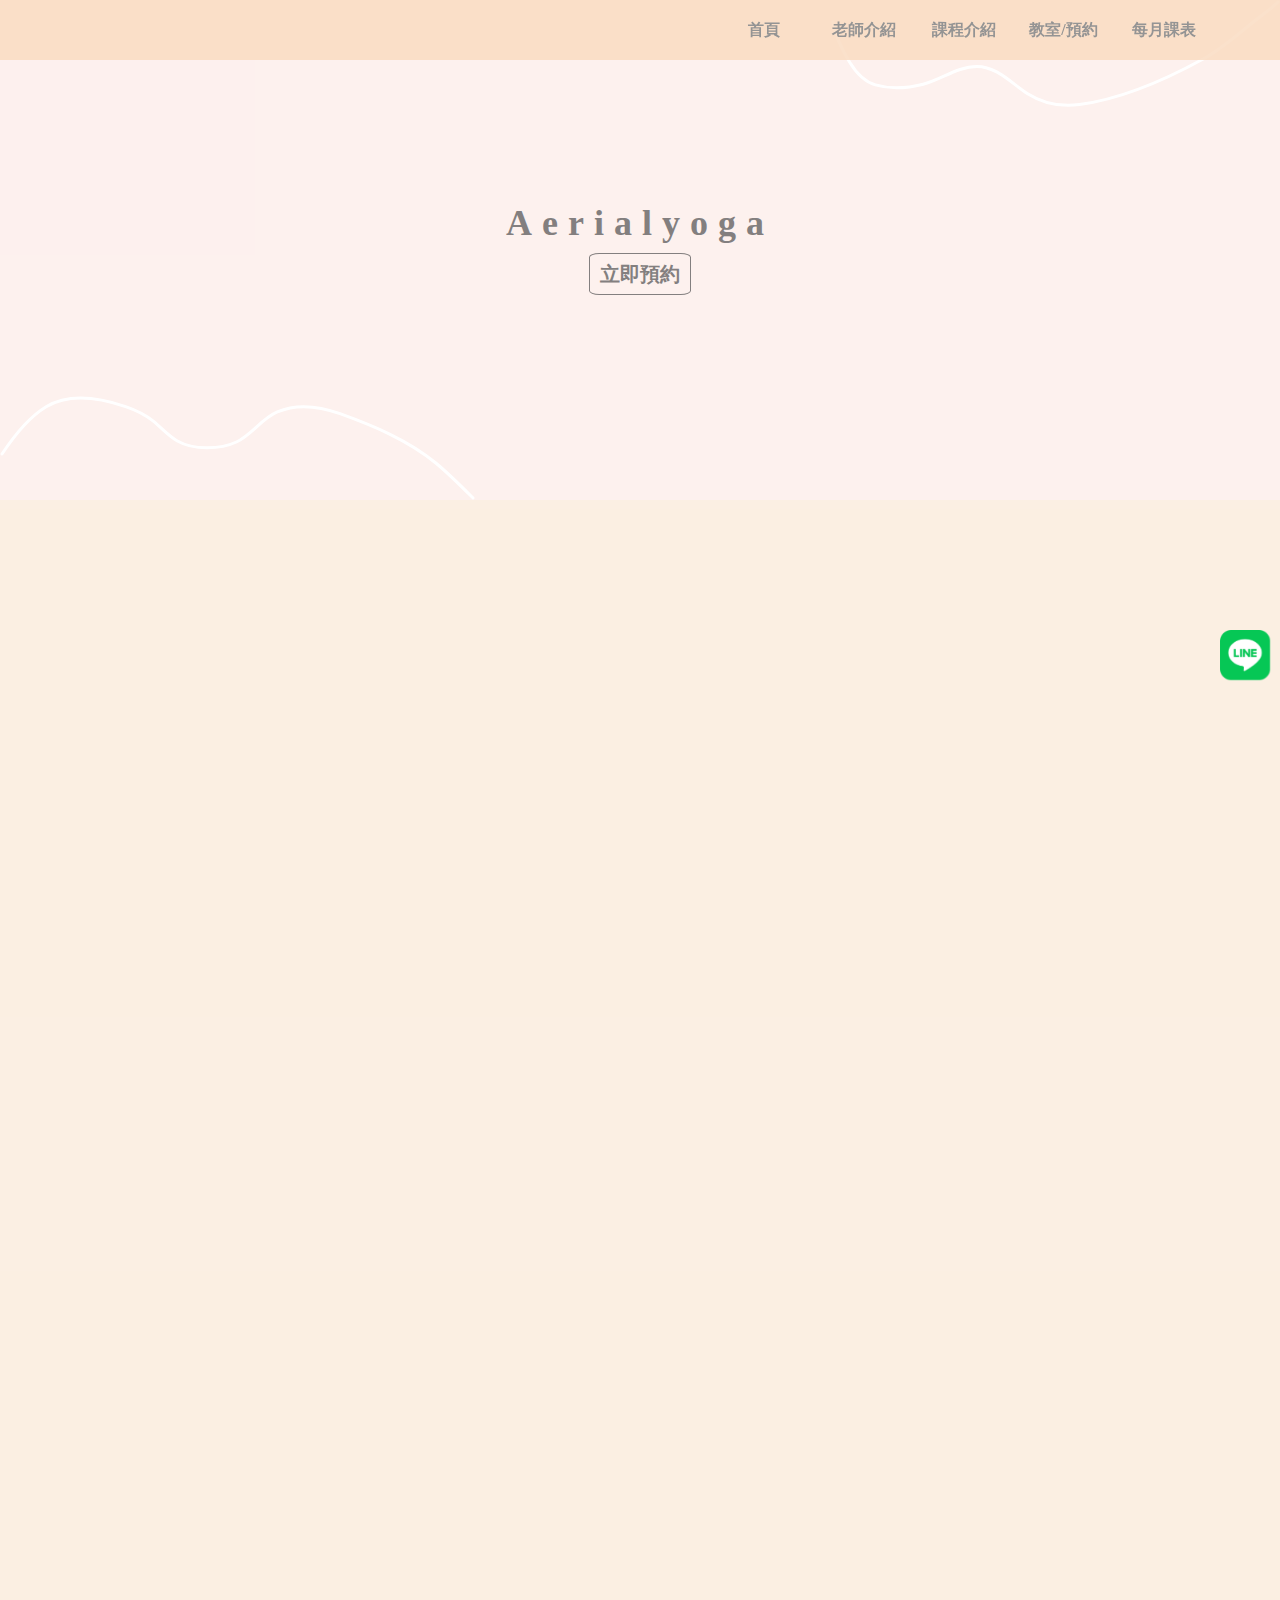
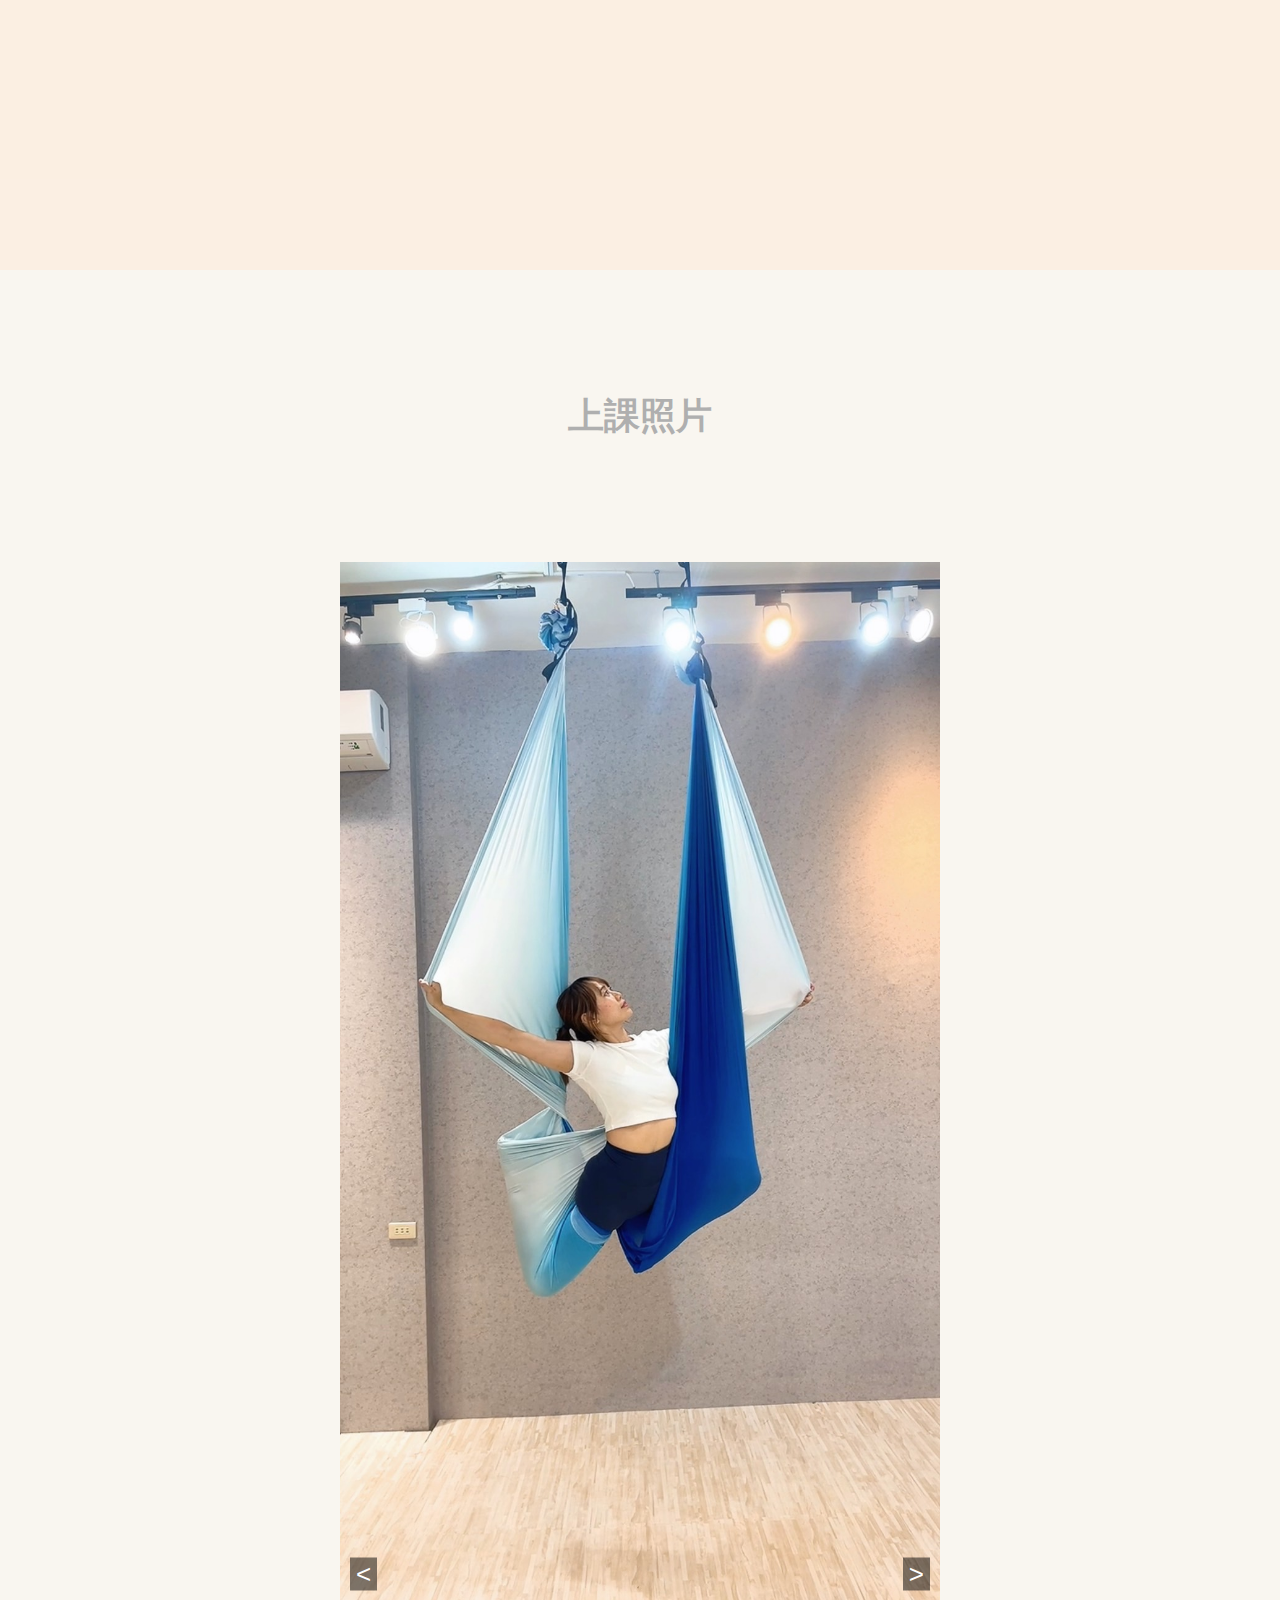
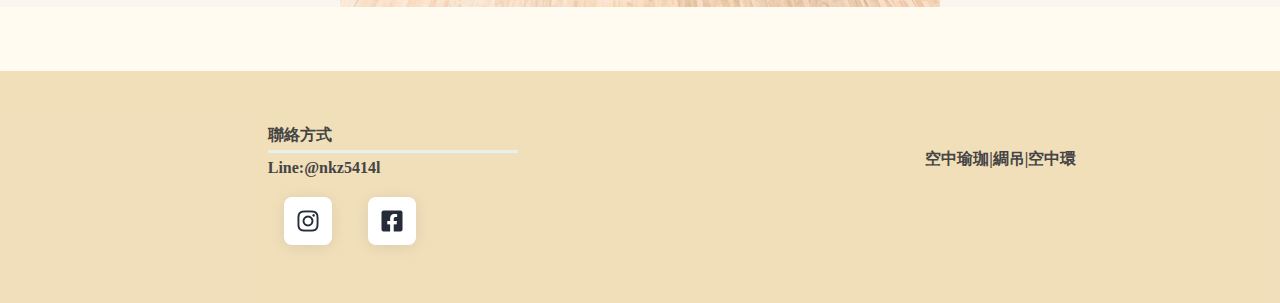
<file: index.html>
<!DOCTYPE html>
<html lang="en">
<head>
    <meta charset="UTF-8">
    <meta name="viewport" content="width=device-width, initial-scale=1.0">
    <title>Aerial Yoga</title>
    <link rel="stylesheet" href="css/index.css">
    <link rel="stylesheet" href="css/cssreset.css">
    <link rel="stylesheet" href="https://unpkg.com/aos@next/dist/aos.css" />
    <script src="https://unpkg.com/aos@next/dist/aos.js"></script>
   
    
   
    <link rel="stylesheet" href="css/w390.css">
</head>
<body style="overflow-x: hidden;">

    <div class="head">
        <div class="desktop">
            
        <ul class="">
            <li class=""><a href="https://hanhanarialyoga.com/" >首頁</a></li>
            <li class=""><a href="https://hanhanarialyoga.com/teacher.html" >老師介紹</a></li>
            <li class=""> <a href="https://hanhanarialyoga.com/course.html">課程介紹</a></li>
            <li class=""><a href="https://hanhanarialyoga.com/classroom.html">教室/預約</a></li>
            <li class=""><a href="https://hanhanarialyoga.com/curriculum.html">每月課表</a></li>
        </ul>
    </div> 
        <div class="headTitle">
            
            <h1>
            Aerialyoga
            </h1>
            <a href="https://hanhanarialyoga.com/classroom.html">立即預約</a>
        
            <svg width="475" height="104" viewBox="0 0 475 104" fill="none" xmlns="http://www.w3.org/2000/svg" class="wave1  mobile">
                <path d="M2 58C13.4716 40.6287 28.1688 21.6178 46.1667 10.7222C69.5489 -3.43294 101.36 2.31698 125.611 10.5556C135.886 14.046 144.874 18.2339 153.333 25.1111C161.425 31.6892 168.218 39.7787 177.389 45C193.504 54.1751 219.929 53.7457 236.389 46C252.004 38.6519 261.282 22.7603 277.333 15.8889C297.677 7.17953 319.817 10.3931 340 17.6667C373.412 29.7075 408.18 44.2851 435.778 67C448.924 77.8204 460.974 89.974 473 102" stroke="white" stroke-width="3" stroke-linecap="round"/>
                </svg>
                
                <svg width="449" height="107" viewBox="0 0 449 107" fill="none" xmlns="http://www.w3.org/2000/svg" class="wave2">
                    <path d="M2 22C4.32142 36.2187 11.199 50.0242 18.6667 62.1667C25.0498 72.5457 32.2299 81.2995 44.4444 84.8889C59.7695 89.3923 76.9219 88.1048 92.1667 84.2222C110.318 79.5995 126.681 66.4444 145.944 66.4444C165.832 66.4444 181.059 83.7826 196.667 93.7222C213.043 104.151 229.169 107.087 248.444 104.556C291.667 98.879 334.357 79.765 372.222 59C393.564 47.2967 410.485 30.7301 429.778 16.2222C435.72 11.754 441.793 7.20694 447 2" stroke="white" stroke-width="3" stroke-linecap="round"/>
                    </svg>
                    
        </div>
    

         <div class="headerham">
            <input type="checkbox" id="toggler">
            <label for="toggler">
                <div class="hamburger-container">
                    <span></span>
                    <span></span>
                </div>
            </label>
            <div class="nav-items">
                <ul>
                    <li class=""><a href="https://hanhanarialyoga.com/" >首頁</a></li>
                    <li class=""><a href="https://hanhanarialyoga.com/teacher.html">老師介紹</a></li>
                    <li class=""><a href="https://hanhanarialyoga.com/course.html">課程介紹</a></li>
                    <li class=""><a href="https://hanhanarialyoga.com/classroom.html">教室/預約</a></li>
                    <li class=""><a href="https://hanhanarialyoga.com/curriculum.html">每月課表</a></li>
                </ul>
            </div>
        </div>
    </div>
    <div class="curve"></div>
    
    <div class="container">
        <div class="content fade-in">
            
            <h2>Enjoy the harmony of mind, body, and spirit.<br> Experience holistic healing through aerial yoga.</h2>
            <h3>享受身心靈的和諧 ｜感受空中瑜珈帶來的身心靈療癒</h3>
            <svg width="475" height="104" viewBox="0 0 475 104" fill="none" xmlns="http://www.w3.org/2000/svg" class="wave1 mobile">
                <path d="M2 58C13.4716 40.6287 28.1688 21.6178 46.1667 10.7222C69.5489 -3.43294 101.36 2.31698 125.611 10.5556C135.886 14.046 144.874 18.2339 153.333 25.1111C161.425 31.6892 168.218 39.7787 177.389 45C193.504 54.1751 219.929 53.7457 236.389 46C252.004 38.6519 261.282 22.7603 277.333 15.8889C297.677 7.17953 319.817 10.3931 340 17.6667C373.412 29.7075 408.18 44.2851 435.778 67C448.924 77.8204 460.974 89.974 473 102" stroke="white" stroke-width="3" stroke-linecap="round"/>
                </svg>
        </div>

       

        <div class="intro fade-in">
            <h1>藉由空中運動與自己身體好好的對話
                讓一天的疲勞和煩惱順勢將它遺忘掉
                在空中裡盡情當個屬於自己的小光芒
                用力感受力與美的結合
                跟著我們一起在空中展現出最美的樣子吧!</h1>
            <img src="img/classroom.jpg" alt="" class="introImg desktop">
        </div>

        

       

      
        
        </div>
        <div class="conversation">
            <div class="box1" data-aos="zoom-in">
                <div class="conversationImg">
                <img src="img/small.jpg" alt="">
                <h1>這瑜珈課程真棒，幫助我找回內心的平靜。</h1>
                <h3>學員:美美</h3>
            </div>
            </div>
            <div class="box1" data-aos="zoom-in">
                <div class="conversationImg">
                    <img src="img/small.jpg" alt="">
                    <h1>我身體變得更加柔韌，感覺全新的自己。</h1>
                    <h3>學員:丞林</h3>
                </div>
            </div>
            <div class="box1" data-aos="zoom-in">
                <div class="conversationImg">
                    <img src="img/small.jpg" alt="">
                    <h1>我再也不能沒有瑜珈，它改變了我的生活。</h1>
                    <h3>學員:林誠</h3>
                </div>
            </div>
        </div>
      <div class="attendClass">
        <h1 class="photo">上課照片</h1>
            <div class="carousel">
                <div class="carousel-inner">
                    <img src="img/S__1720342_0.jpg" alt="">
                    <img src="img/S__1720341_0.jpg" alt="">
                    <img src="img/S__1720343_0.jpg" alt="">
                </div>
                <button class="carousel-control prev">&lt;</button>
                <button class="carousel-control next">&gt;</button>
            </div>
        </div>
        </div>
       
        
    </div>
    <div class="Line">
        <a href="line://ti/p/@nkz5414l"><img src="img/LINE_APP_iOS.png" alt=""></a>
    </div>
    <div class="footer">
        <div class="connection">
            <h1>聯絡方式</h1>    
            <div class="footerLine"> </div> 
            <h1>Line:@nkz5414l</h1>
            <a href="https://www.instagram.com/the_o._show_aerial?igsh=MW9kcGUyazJlZmhwYw=="><img src="img/InstagramIcon.png" alt=""></a>
            <a href="https://www.facebook.com/chihhan.shih"><img src="img/FacebookIcon.png" alt=""></a>
        </div>
        <div class="list">
            <h3>空中瑜珈|綢吊|空中環</h3>
        </div>
    </div>
    <script>
        AOS.init({
            duration:800,
        });
      </script>
    <script src="js/carousel.js"></script>
</body>
</html>
</file>
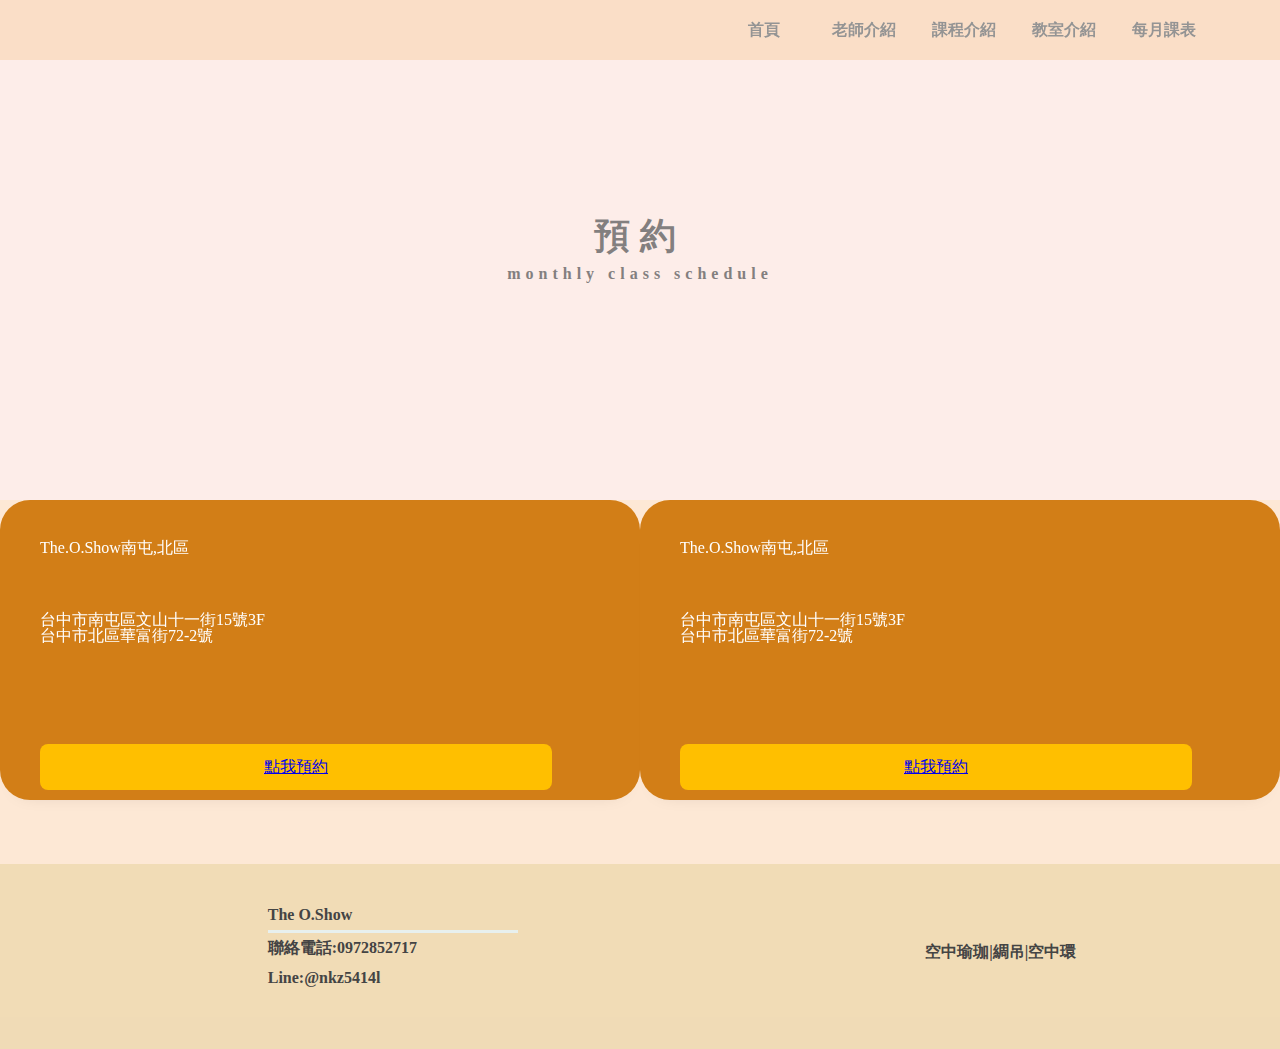
<file: book.html>
<!DOCTYPE html>
<html lang="en">
<head>
    <meta charset="UTF-8">
    <meta name="viewport" content="width=device-width, initial-scale=1.0">
    <title>Aerial Yoga|預約</title>
    <link rel="stylesheet" href="css/cssreset.css">
    <link rel="stylesheet" href="css/book.css">
    <link rel="stylesheet" href="css/wU390.css">
    <link rel="stylesheet" href="https://unpkg.com/aos@next/dist/aos.css" />
    <script src="https://unpkg.com/aos@next/dist/aos.js"></script>
</head>
<body style="overflow-x: hidden;">
    <div class="head">
        <div class="desktop">
            
        <ul class="">
            <li class=""><a href="https://hanhanarialyoga.com/" >首頁</a></li>
            <li class=""><a href="https://hanhanarialyoga.com/teacher.html" >老師介紹</a></li>
            <li class=""> <a href="https://hanhanarialyoga.com/course.html">課程介紹</a></li>
            <li class=""><a href="https://hanhanarialyoga.com/classroom.html">教室介紹</a></li>
            <li class=""><a href="https://hanhanarialyoga.com/curriculum.html">每月課表</a></li>
        </ul>
    </div> 
        
        <div class="headTitle">
            <h1>預約</h1>
            <h2>monthly class schedule</h2>
        </div>

         <div class="headerham">
            <input type="checkbox" id="toggler">
            <label for="toggler">
                <div class="hamburger-container">
                    <span></span>
                    <span></span>
                </div>
            </label>
            <div class="nav-items">
                <ul>
                    <li class=""><a href="https://hanhanarialyoga.com/" >首頁</a></li>
                    <li class="mobile"><a href="https://hanhanarialyoga.com/teacher.html">老師介紹</a></li>
                    <li class="mobile"><a href="https://hanhanarialyoga.com/course.html">課程介紹</a></li>
                    <li class="mobile"><a href="https://hanhanarialyoga.com/classroom.html">教室介紹</a></li>
                    <li class="mobile"><a href="https://hanhanarialyoga.com/curriculum.html">每月課表</a></li>
                </ul>
            </div>
        </div>
    </div>


    <div class="container" data-aos="fade-up"
    data-aos-duration="1000">
       <div class="box1">
        <h1>The.O.Show南屯,北區</h1>
        <div class="location">
        <h2>台中市南屯區文山十一街15號3F</h2>
        <h2>台中市北區華富街72-2號</h2>
    </div>
    <div class="bookBtn">
        <a href="https://www.fit-book.com.tw/theoshow/68?date=2024-08-08">點我預約</a>
    </div>
       </div>
       <div class="box1">
        <h1>The.O.Show南屯,北區</h1>
        <div class="location">
        <h2>台中市南屯區文山十一街15號3F</h2>
        <h2>台中市北區華富街72-2號</h2>
    </div>
    <div class="bookBtn">
        <a href="#">點我預約</a>
    </div>
       </div>
       
    
    
    </div>
    
    
    <div class="footer">
        <div class="connection">
            <h1>The O.Show</h1>    
            <div class="footerLine"> </div>
            <h1>聯絡電話:0972852717</h1>
            <h1>Line:@nkz5414l</h1>
        </div>
        <div class="list">
            <h3>空中瑜珈|綢吊|空中環</h3>
        </div>
    </div>
    <script>
        AOS.init({
            duration:800,
        });
      </script>
      </body>
</html>
</file>
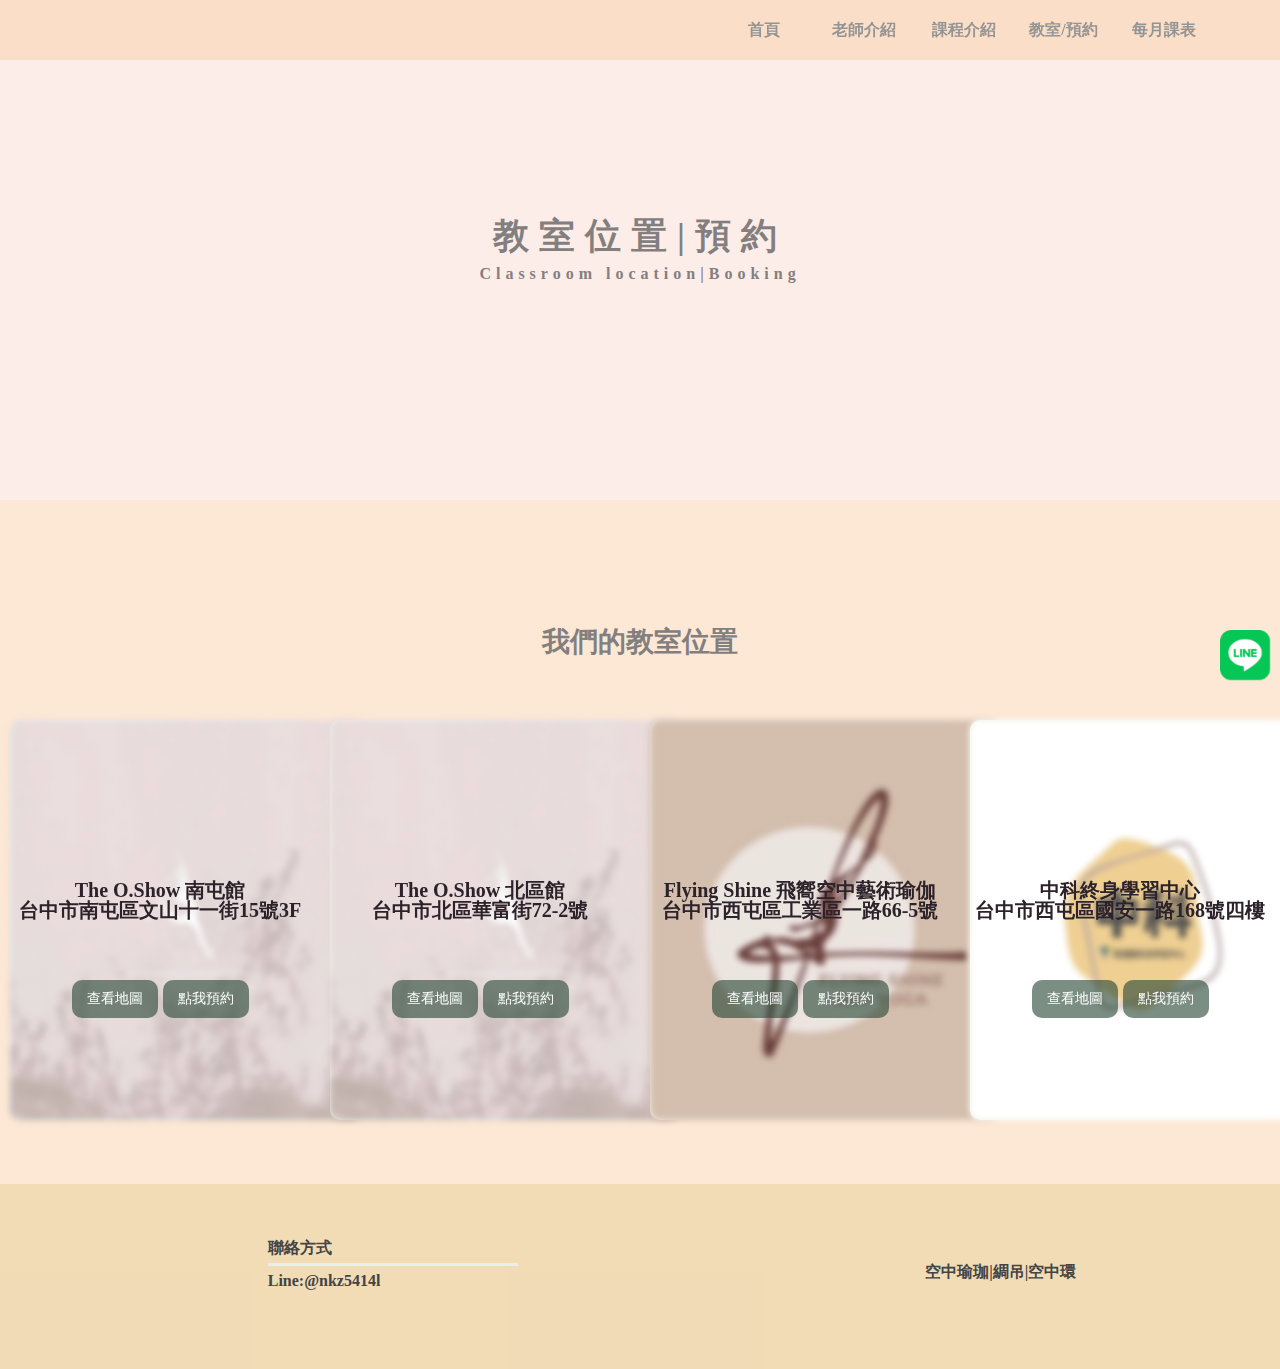
<file: classroom.html>
<!DOCTYPE html>
<html lang="en">
<head>
    <meta charset="UTF-8">
    <meta name="viewport" content="width=device-width, initial-scale=1.0">
    <title>Aerial Yoga|教室介紹|預約</title>
    <link rel="stylesheet" href="css/cssreset.css">
    <link rel="stylesheet" href="css/classroom.css">
    <link rel="stylesheet" href="css/wR390.css">
    <link rel="stylesheet" href="https://unpkg.com/aos@next/dist/aos.css" />
    <script src="https://unpkg.com/aos@next/dist/aos.js"></script>
</head>
<body style="overflow-x: hidden; ">

    <div class="head">
        <div class="desktop">
            
        <ul class="">
            <li class=""><a href="https://hanhanarialyoga.com/" >首頁</a></li>
            <li class=""><a href="https://hanhanarialyoga.com/teacher.html" >老師介紹</a></li>
            <li class=""> <a href="https://hanhanarialyoga.com/course.html">課程介紹</a></li>
            <li class=""><a href="https://hanhanarialyoga.com/classroom.html">教室/預約</a></li>
            <li class=""><a href="https://hanhanarialyoga.com/curriculum.html">每月課表</a></li>
        </ul>
    </div> 
        
        <div class="headTitle">
            <h1>教室位置|預約</h1>
            <h2>Classroom location|Booking</h2>
        </div>

         <div class="headerham">
            <input type="checkbox" id="toggler">
            <label for="toggler">
                <div class="hamburger-container">
                    <span></span>
                    <span></span>
                </div>
            </label>
            <div class="nav-items">
                <ul>
                    <li class=""><a href="https://hanhanarialyoga.com/" >首頁</a></li>
                    <li class="mobile"><a href="https://hanhanarialyoga.com/teacher.html">老師介紹</a></li>
                    <li class="mobile"><a href="https://hanhanarialyoga.com/course.html">課程介紹</a></li>
                    <li class=""><a href="https://hanhanarialyoga.com/classroom.html">教室/預約</a></li>
                    <li class="mobile"><a href="https://hanhanarialyoga.com/curriculum.html">每月課表</a></li>
                </ul>
            </div>
        </div>
        </div>

        <div class="section">
            <h2>我們的教室位置</h2>
            <div class="locations">
                <div class="card" data-aos="fade-up"
                data-aos-duration="1000">
                    <div class="cardImg">
                        <img src="img/Logo.jpg" alt="" >
                    </div>
                    <div class="cardDis">
                    <h3>The O.Show 南屯館 </h3>
                    <p>台中市南屯區文山十一街15號3F</p>
                    <a href="https://www.google.com/maps/place/408%E5%8F%B0%E4%B8%AD%E5%B8%82%E5%8D%97%E5%B1%AF%E5%8D%80%E6%96%87%E5%B1%B1%E5%8D%81%E4%B8%80%E8%A1%9715%E8%99%9F3f/@24.1533976,120.6146089,17z/data=!3m1!4b1!4m5!3m4!1s0x34693e7501cd28d5:0x1d0673ddf59a1101!8m2!3d24.1533976!4d120.6171892?entry=ttu" target="_blank"><button>查看地圖</button></a>
                    <a href="https://www.fit-book.com.tw/theoshow/68?date=2024-08-08" target="_blank"><button>點我預約</button></a>
                </div>
                </div>
                <div class="card" data-aos="fade-up"
                data-aos-duration="1000">
                    <div class="cardImg">
                        <img src="img/Logo.jpg" alt="">
                    </div>
                    <div class="cardDis">
                    <h3>The O.Show 北區館</h3>
                    <p>台中市北區華富街72-2號</p>
                    <a href="https://maps.app.goo.gl/3afdrABvzTYb1wg19" target="_blank"><button>查看地圖</button></a>
                    <a href="https://www.fit-book.com.tw/theoshow/68?date=2024-08-08" target="_blank"><button>點我預約</button></a>
                    </div>
                </div>
                <div class="card" data-aos="fade-down"
                data-aos-easing="linear"
                data-aos-duration="1000">
                    <div class="cardImg">
                        <img src="img/Flying Shine.jpg" alt="">
                    </div>
                    <div class="cardDis">
                    <h3>Flying Shine 飛嚮空中藝術瑜伽</h3>
                    <p>台中市西屯區工業區一路66-5號</p>
                    <a href="https://www.google.com/maps/place/407%E5%8F%B0%E4%B8%AD%E5%B8%82%E8%A5%BF%E5%B1%AF%E5%8D%80%E5%B7%A5%E6%A5%AD%E5%8D%80%E4%B8%80%E8%B7%AF66-5%E8%99%9F/data=!4m2!3m1!1s0x346915ff52896573:0xa75a69f1b5399a96?sa=X&ved=1t:242&ictx=111" target="_blank"><button> 查看地圖</button></a>
                    <a href="https://ec.bookfastpos.com/eMXRX2bnvo/" target="_blank"><button>點我預約</button></a>
                </div>
                </div>
                <div class="card" data-aos="fade-down"
                data-aos-easing="linear"
                data-aos-duration="1000"> 
                    <div class="cardImg">
                        <img src="img/chung.jpg" alt="">
                    </div>
                    <div class="cardDis">
                    <h3>中科終身學習中心</h3>
                    <p>台中市西屯區國安一路168號四樓</p>
                    <a href="https://www.google.com/maps/place/407%E5%8F%B0%E4%B8%AD%E5%B8%82%E8%A5%BF%E5%B1%AF%E5%8D%80%E5%9C%8B%E5%AE%89%E4%B8%80%E8%B7%AF168%E8%99%9F/@24.1921753,120.6104805,18z/data=!3m1!4b1!4m6!3m5!1s0x34693df17e00c615:0xc1c3e2fa10ab7ef3!8m2!3d24.1921753!4d120.6117706!16s%2Fg%2F11c22vy8tg?entry=ttu" target="_blank"><button> 查看地圖</button></a>
                    <a href="https://www.cyccea.org.tw/IISystem/Portal/blue/" target="_blank"><button>點我預約</button></a>
                </div>
                </div>
            </div>
    </div>
    <div class="Line">
        <a href="line://ti/p/@nkz5414l"><img src="img/LINE_APP_iOS.png" alt=""></a>
    </div>
    <div class="footer">
        <div class="connection">
            <h1>聯絡方式</h1>    
            <div class="footerLine"> </div>
            <h1>Line:@nkz5414l</h1>
        </div>
        <div class="list">
            <h3>空中瑜珈|綢吊|空中環</h3>
        </div>
    </div>
    <script src="js/classroom.js"></script>
    <script>
        AOS.init({
            duration:800,
        });
      </script>
</html>
</file>
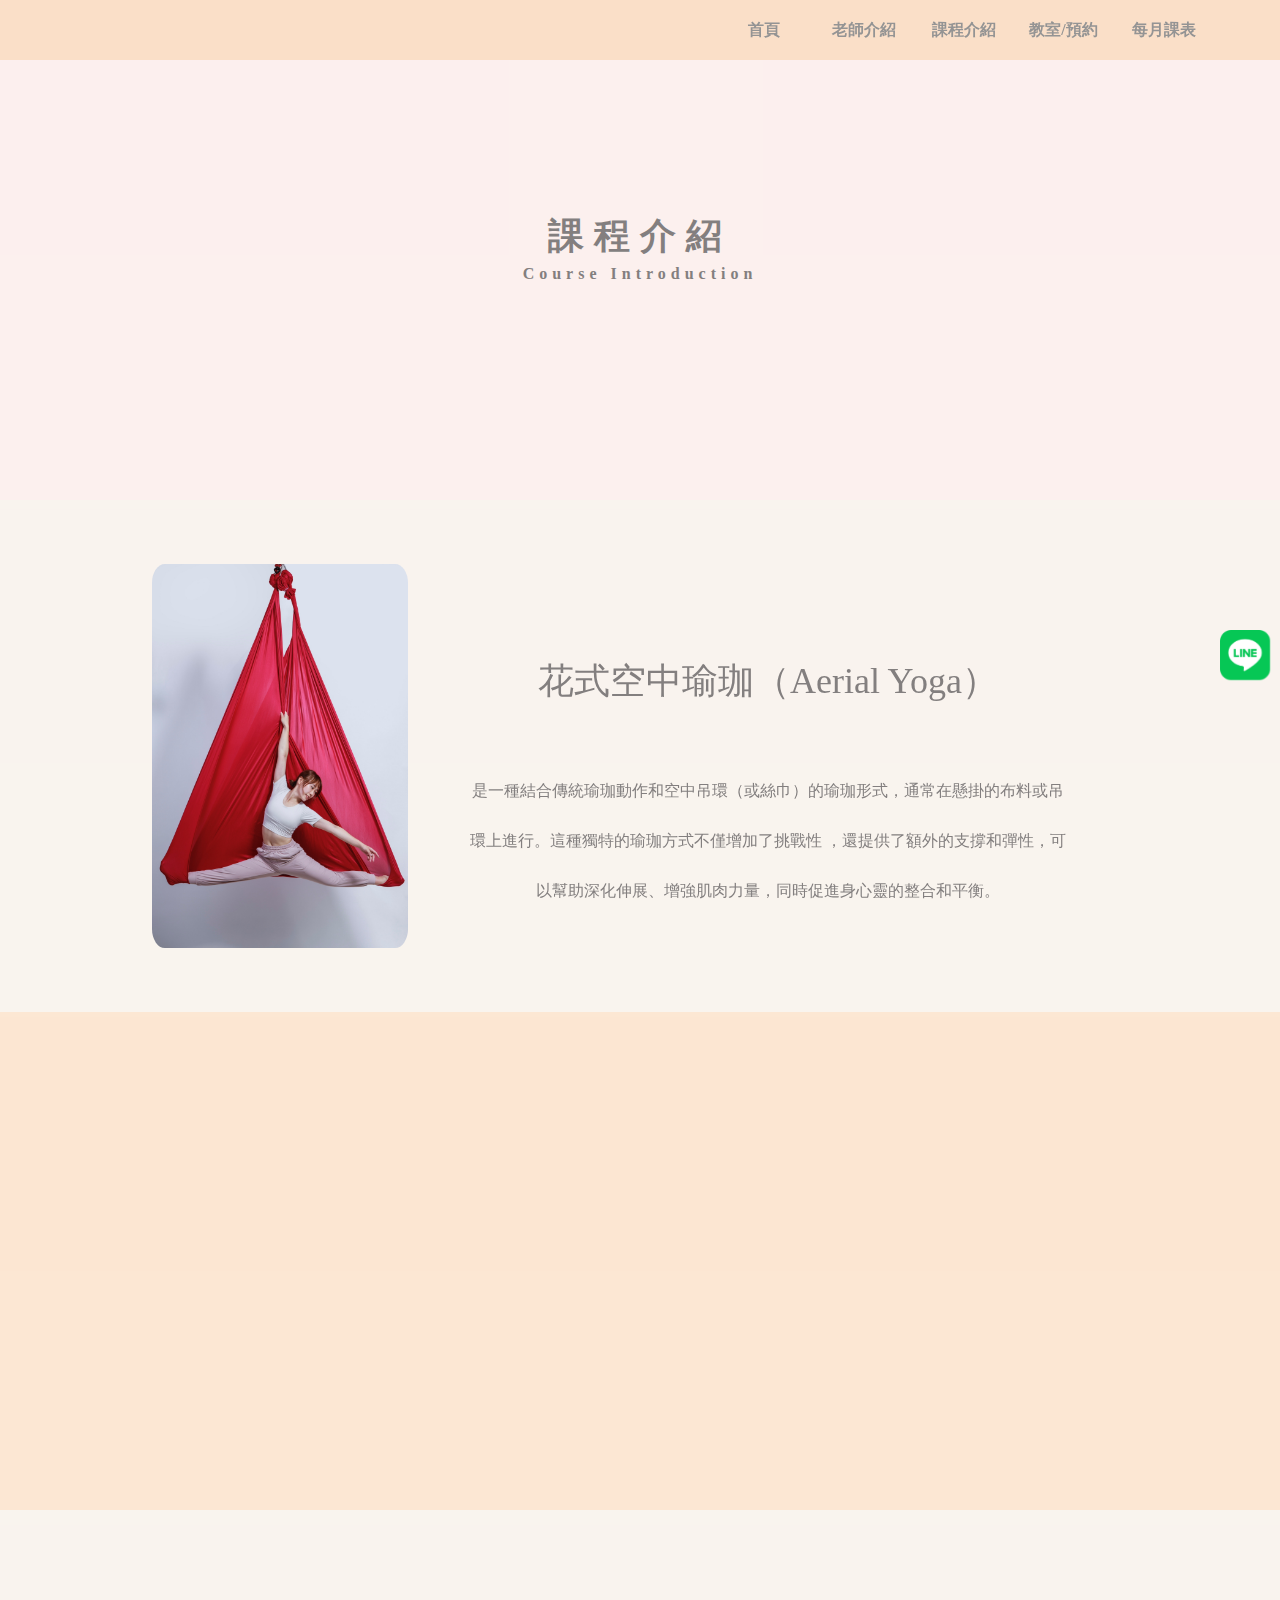
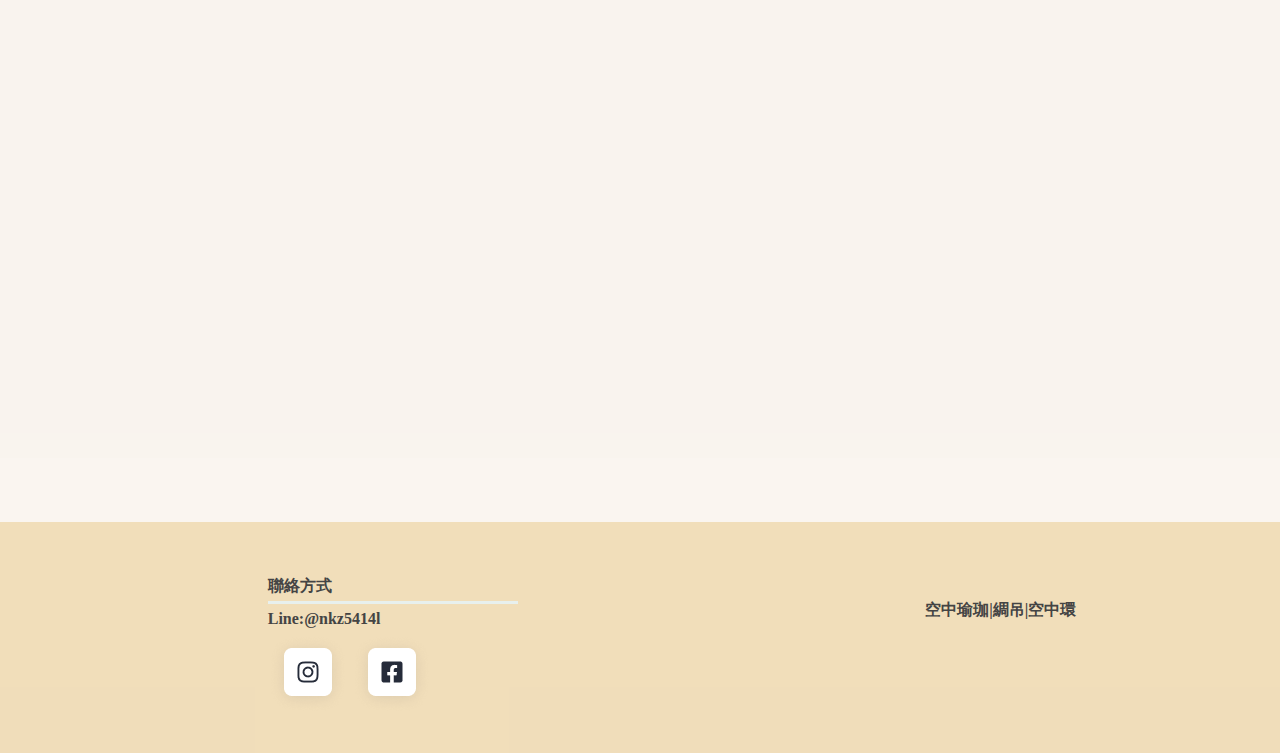
<file: course.html>
<!DOCTYPE html>
<html lang="en">
<head>
    <meta charset="UTF-8">
    <meta name="viewport" content="width=device-width, initial-scale=1.0">
    <title>Aerial Yoga|課程介紹</title>
    <link rel="stylesheet" href="css/cssreset.css">
    <link rel="stylesheet" href="css/course.css">
    <link rel="stylesheet" href="css/wC390.css">
    <link rel="stylesheet" href="https://unpkg.com/aos@next/dist/aos.css" />
    <script src="https://unpkg.com/aos@next/dist/aos.js"></script>
   
</head>

<body style="overflow-x: hidden; ">

    <div class="head">
        <div class="desktop">
            
        <ul class="">
            <li class=""><a href="https://hanhanarialyoga.com/" >首頁</a></li>
            <li class=""><a href="https://hanhanarialyoga.com/teacher.html" >老師介紹</a></li>
            <li class=""> <a href="https://hanhanarialyoga.com/course.html">課程介紹</a></li>
            <li class=""><a href="https://hanhanarialyoga.com/classroom.html">教室/預約</a></li>
            <li class=""><a href="https://hanhanarialyoga.com/curriculum.html">每月課表</a></li>
        </ul>
    </div> 
        
        <div class="headTitle">
            <h1>課程介紹</h1>
            <h2>Course Introduction</h2>
        </div>

         <div class="headerham">
            <input type="checkbox" id="toggler">
            <label for="toggler">
                <div class="hamburger-container">
                    <span></span>
                    <span></span>
                </div>
            </label>
            <div class="nav-items">
                <ul>
                    <li class=""><a href="https://hanhanarialyoga.com/" >首頁</a></li>
                    <li class="mobile"><a href="https://hanhanarialyoga.com/teacher.html">老師介紹</a></li>
                    <li class="mobile"><a href="https://hanhanarialyoga.com/course.html">課程介紹</a></li>
                    <li class=""><a href="https://hanhanarialyoga.com/classroom.html">教室/預約</a></li>
                    <li class="mobile"><a href="https://hanhanarialyoga.com/curriculum.html">每月課表</a></li>
                </ul>
            </div>
        </div>
    </div>
    <div class="container">
        <div class="courseOne" >
            <img src="img/tomato.jpg" alt="" data-aos="fade-right">
            <div class="courseOneText">
            <h1 data-aos="fade-left">花式空中瑜珈（Aerial Yoga）</h1>
            <h2 data-aos="fade-left"> 是一種結合傳統瑜珈動作和空中吊環（或絲巾）的瑜珈形式，通常在懸掛的布料或吊環上進行。這種獨特的瑜珈方式不僅增加了挑戰性
                ，還提供了額外的支撐和彈性，可以幫助深化伸展、增強肌肉力量，同時促進身心靈的整合和平衡。</h2>
            </div>
        </div>

        <div class="courseTwo">
            <img src="img/Aerial Hoop.jpg" alt="" data-aos="fade-left" >
            <div class="courseTwoText">
            <h1 data-aos="fade-right">空中環（Aerial Hoop）</h1>
            <h2 data-aos="fade-right">也被稱為空中鋼圈或空中懸環，是一種懸吊在空中的圓形金屬裝置，通常用於表演藝術和健身訓練。進行各種動作和技巧，從而增強核心肌群、上肢力量和全身的柔韌性。具有挑戰性和美學價值的表演藝術工具，也是一種有效的健身方式，能夠全面提升身體的功能和健康狀態。</h2>
            </div>
        </div>

        <div class="courseThree">
            <img src="img/Aerial Silks.jpg" alt="" data-aos="fade-right">
            <div class="courseThreeText">
            <h1 data-aos="fade-left">空中綢吊（Aerial Silks）</h1>
            <h2 data-aos="fade-left">也稱為空中絲綢或空中布料，是一種由兩條懸掛的長布料組成的表演藝術和健身訓練工具。在空中綢吊上進行的動作需要良好的身體控制力和力量，同時也能夠促進身體的靈活性和柔軟性。需要高度的專注力和平衡感，有助於放鬆身心、減輕壓力，並增強身體和心理的連接，也是一種多功能的健身訓練方式，能夠提升身體的功能和促進身心健康的練習工具。</h2>
            </div>
        </div>

    </div>
    <div class="Line">
        <a href="line://ti/p/@nkz5414l"><img src="img/LINE_APP_iOS.png" alt=""></a>
    </div>
    <div class="footer">
        <div class="connection">
            <h1>聯絡方式</h1>    
            <div class="footerLine"> </div>
            <h1>Line:@nkz5414l</h1>
            <a href="https://www.instagram.com/the_o._show_aerial?igsh=MW9kcGUyazJlZmhwYw=="><img src="img/InstagramIcon.png" alt=""></a>
            <a href="https://www.facebook.com/chihhan.shih"><img src="img/FacebookIcon.png" alt=""></a>
        </div>
        <div class="list">
            <h3>空中瑜珈|綢吊|空中環</h3>
        </div>
    </div>


    <script>
        AOS.init({
            duration:800,
        });
      </script>
    </body>
    
</html>
</file>
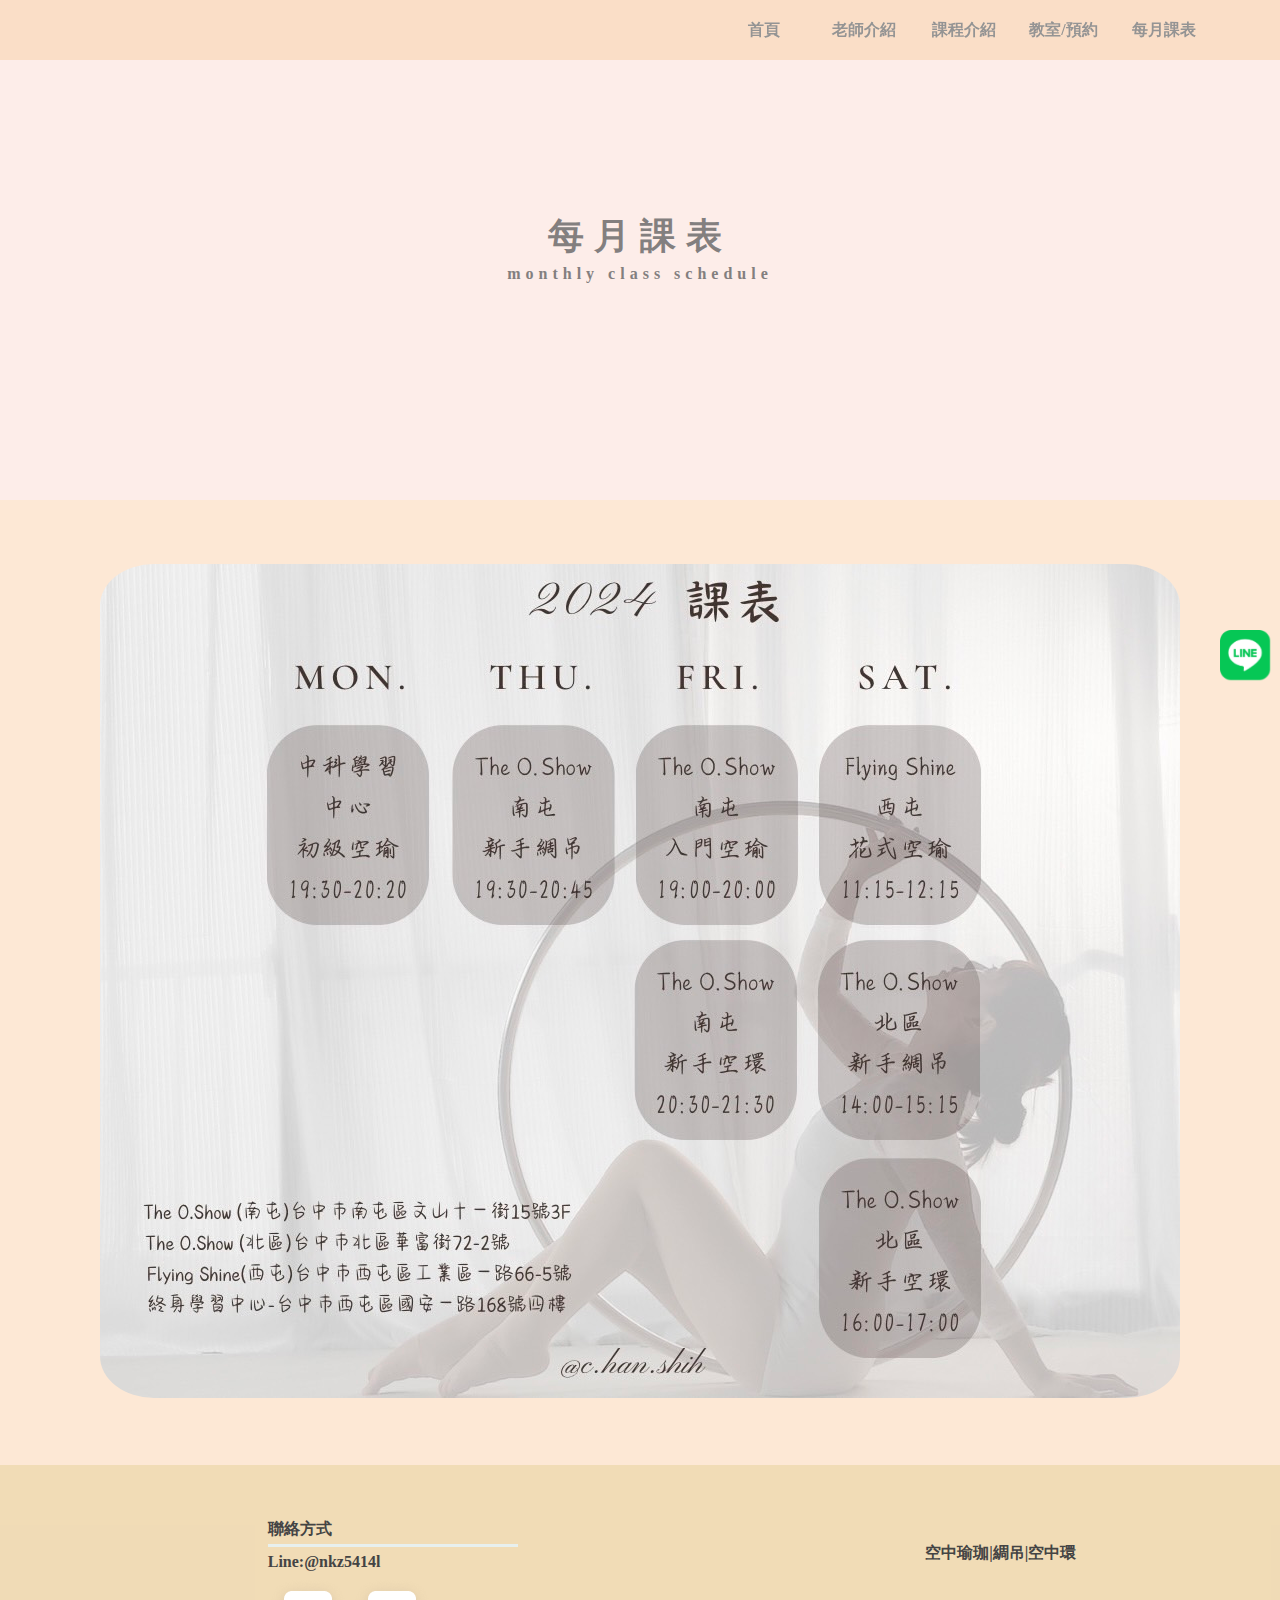
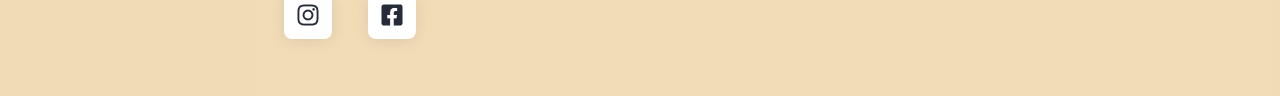
<file: curriculum.html>
<!DOCTYPE html>
<html lang="en">
<head>
    <meta charset="UTF-8">
    <meta name="viewport" content="width=device-width, initial-scale=1.0">
    <title>Aerial Yoga|每月課表</title>
    <link rel="stylesheet" href="css/cssreset.css">
    <link rel="stylesheet" href="css/curricylum.css">
    <link rel="stylesheet" href="css/wU390.css">
    <link rel="stylesheet" href="https://unpkg.com/aos@next/dist/aos.css" />
    <script src="https://unpkg.com/aos@next/dist/aos.js"></script>
</head>
<body style="overflow-x: hidden;">
    <div class="head">
        <div class="desktop">
            
        <ul class="">
            <li class=""><a href="https://hanhanarialyoga.com/" >首頁</a></li>
            <li class=""><a href="https://hanhanarialyoga.com/teacher.html" >老師介紹</a></li>
            <li class=""> <a href="https://hanhanarialyoga.com/course.html">課程介紹</a></li>
            <li class=""><a href="https://hanhanarialyoga.com/classroom.html">教室/預約</a></li>
            <li class=""><a href="https://hanhanarialyoga.com/curriculum.html">每月課表</a></li>
        </ul>
    </div> 
        
        <div class="headTitle">
            <h1>每月課表</h1>
            <h2>monthly class schedule</h2>
        </div>

         <div class="headerham">
            <input type="checkbox" id="toggler">
            <label for="toggler">
                <div class="hamburger-container">
                    <span></span>
                    <span></span>
                </div>
            </label>
            <div class="nav-items">
                <ul>
                    <li class=""><a href="https://hanhanarialyoga.com/" >首頁</a></li>
                    <li class="mobile"><a href="https://hanhanarialyoga.com/teacher.html">老師介紹</a></li>
                    <li class="mobile"><a href="https://hanhanarialyoga.com/course.html">課程介紹</a></li>
                    <li class=""><a href="https://hanhanarialyoga.com/classroom.html">教室/預約</a></li>
                    <li class="mobile"><a href="https://hanhanarialyoga.com/curriculum.html">每月課表</a></li>
                </ul>
            </div>
        </div>
    </div>


    <div class="container" data-aos="fade-up"
    data-aos-duration="1000">
        <img src="img/8.jpg" alt="">
    </div>
    <div class="Line">
        <a href="line://ti/p/@nkz5414l"><img src="img/LINE_APP_iOS.png" alt=""></a>
    </div>
    <div class="footer">
        <div class="connection">
            <h1>聯絡方式</h1>    
            <div class="footerLine"> </div>
            <h1>Line:@nkz5414l</h1>
            <a href="https://www.instagram.com/the_o._show_aerial?igsh=MW9kcGUyazJlZmhwYw=="><img src="img/InstagramIcon.png" alt=""></a>
            <a href="https://www.facebook.com/chihhan.shih"><img src="img/FacebookIcon.png" alt=""></a>
        </div>
        <div class="list">
            <h3>空中瑜珈|綢吊|空中環</h3>
        </div>
    </div>
    <script>
        AOS.init({
            duration:800,
        });
      </script>
      </body>
</html>
</file>
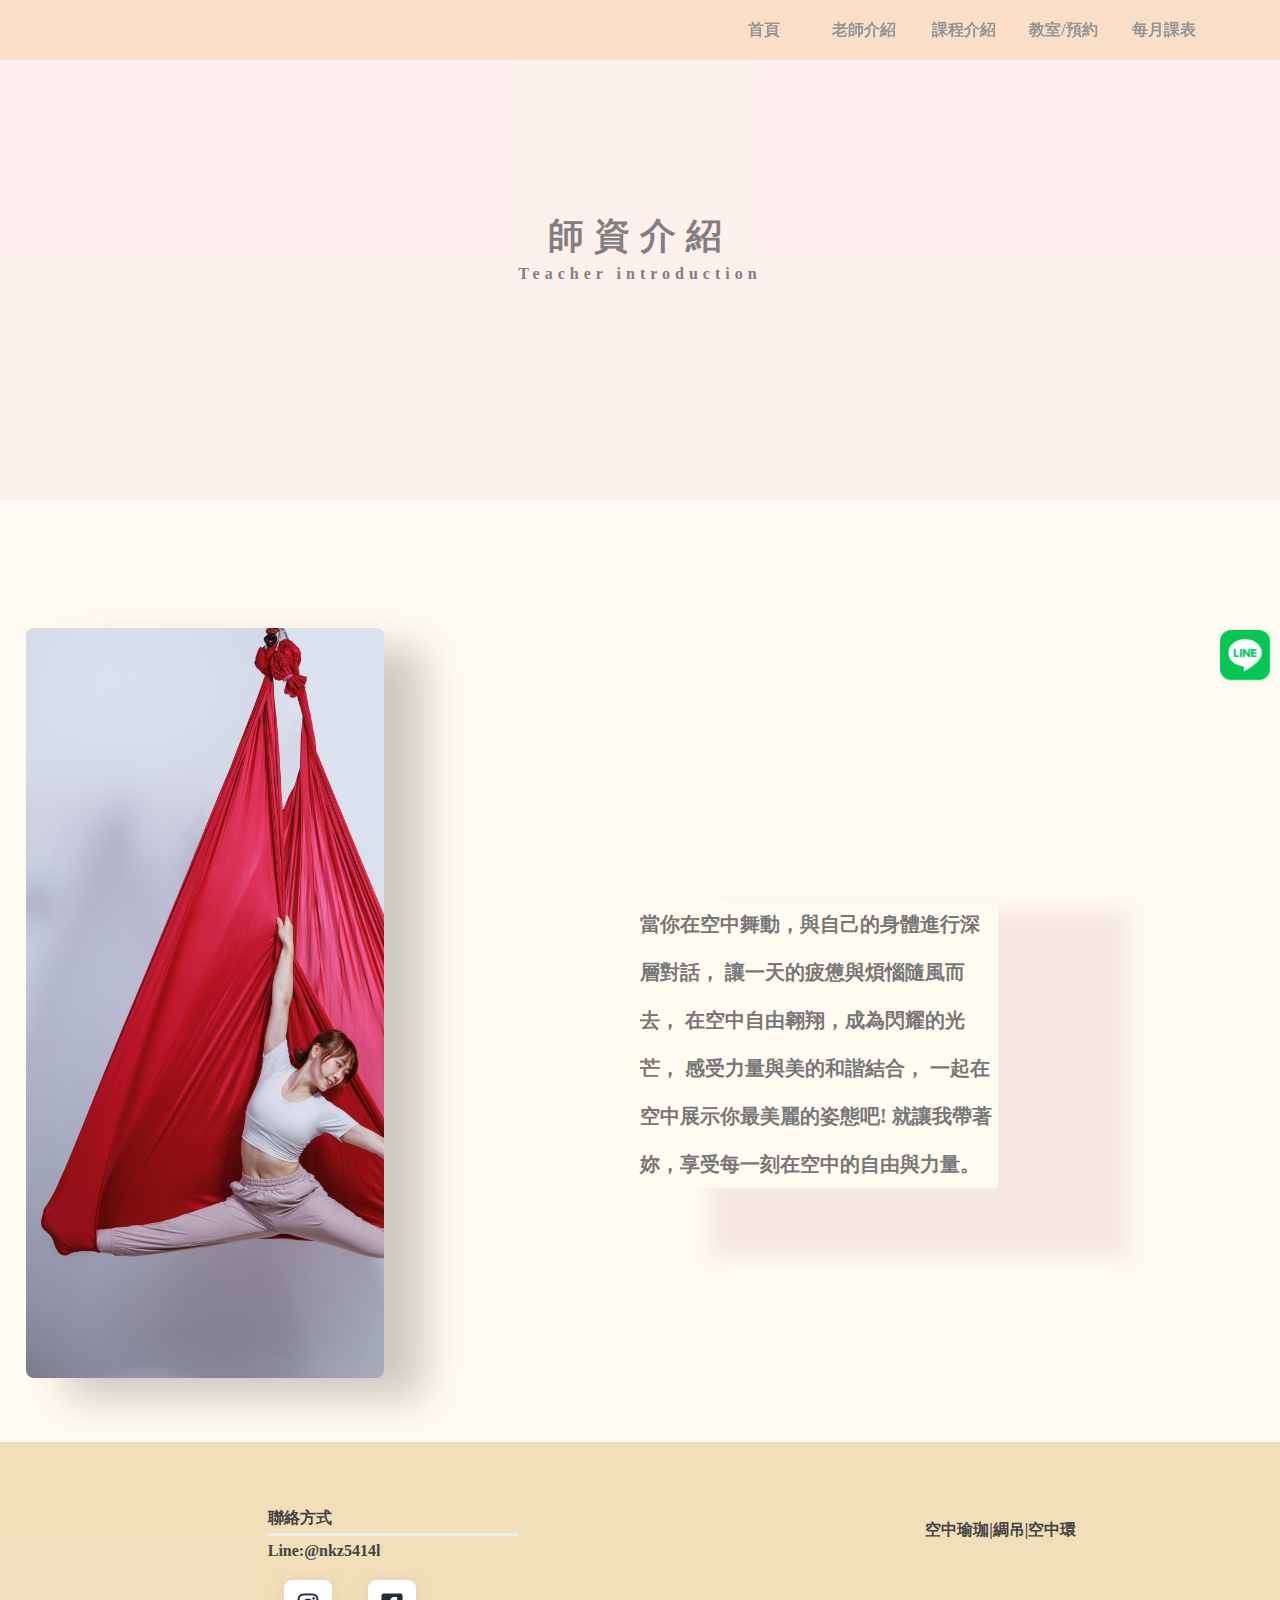
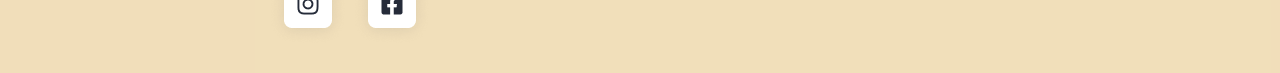
<file: teacher.html>
<!DOCTYPE html>
<html lang="en">
<head>
    <meta charset="UTF-8">
    <meta name="viewport" content="width=device-width, initial-scale=1.0">
    <title>Aerial Yoga|師資介紹</title>
    <link rel="stylesheet" href="css/cssreset.css">
    <link rel="stylesheet" href="css/teacher.css">
    <link rel="stylesheet" href="css/wT390.css">
</head>
</head>
<body style="overflow-x: hidden;">

    <div class="head">
        <div class="desktop">
            
        <ul class="">
            <li class=""><a href="https://hanhanarialyoga.com/" >首頁</a></li>
            <li class=""><a href="https://hanhanarialyoga.com/teacher.html" >老師介紹</a></li>
            <li class=""> <a href="https://hanhanarialyoga.com/course.html">課程介紹</a></li>
            <li class=""><a href="https://hanhanarialyoga.com/classroom.html">教室/預約</a></li>
            <li class=""><a href="https://hanhanarialyoga.com/curriculum.html">每月課表</a></li>
        </ul>
    </div> 
        
        <div class="headTitle">
            <h1>師資介紹</h1>
            <h2>Teacher introduction</h2>
        </div>

         <div class="headerham">
            <input type="checkbox" id="toggler">
            <label for="toggler">
                <div class="hamburger-container">
                    <span></span>
                    <span></span>
                </div>
            </label>
            <div class="nav-items">
                <ul>
                    <li class="mobile"><a href="https://hanhanarialyoga.com/" >首頁</a></li>
                    <li class="mobile"><a href="https://hanhanarialyoga.com/teacher.html">老師介紹</a></li>
                    <li class="mobile"><a href="https://hanhanarialyoga.com/course.html">課程介紹</a></li>
                    <li class=""><a href="https://hanhanarialyoga.com/classroom.html">教室/預約</a></li>
                    <li class="mobile"><a href="https://hanhanarialyoga.com/curriculum.html">每月課表</a></li>
                </ul>
            </div>
        </div>
    </div>
    
    <div class="card ">
        
        <div class="image-placeholder"><img src="img/tomato.jpg" alt="" ></div>
        <h1 class="touch">來按按我</h1>
        <div class="text-content">
            <h1>老師:施智涵</h1>
            <div class="line"></div>
            <h1>師資證照:</h1>
            <h2>1.海洋瑜珈空中瑜珈師資</h2>
            <h2>2.印樂國際綢吊師資</h2>
            <h2>3.國際空中環初階師資</h2> 
            <div class="line"></div>
            <h1>授課內容:</h1>
            <h2>初中階空中瑜珈</h2>
            <h2>初中階空中環</h2>
            <h2>初中階空中綢吊</h2>
        </div>
        
    
    </div>
    
        
    
   
  
    <div class="text ">
        <h1 class="">當你在空中舞動，與自己的身體進行深層對話，
            讓一天的疲憊與煩惱隨風而去，
            在空中自由翱翔，成為閃耀的光芒，
            感受力量與美的和諧結合，
            一起在空中展示你最美麗的姿態吧!
            
            就讓我帶著妳，享受每一刻在空中的自由與力量。
        </h1>
    </div>


    <div class="cardMobile ">
        
        <div class="image-placeholder"><img src="img/tomato.jpg" alt="" ></div>
        <h1 class="touch">來按按我</h1>
        <div class="text-content">
            <h1>老師:施智涵</h1>
            <div class="line"></div>
            <h1>師資證照:</h1>
            <h2>1.海洋瑜珈空中瑜珈師資</h2>
            <h2>2.印樂國際綢吊師資</h2>
            <h2>3.國際空中環初階師資</h2> 
            <div class="line"></div>
            <h1>授課內容:</h1>
            <h2>初中階空中瑜珈</h2>
            <h2>初中階空中環</h2>
            <h2>初中階空中綢吊</h2>
        </div>
        
    
    </div>
    
        
    
   
  
    <div class="textMobile ">
        <h1 class="">當你在空中舞動，與自己的身體進行深層對話，
            讓一天的疲憊與煩惱隨風而去，
            在空中自由翱翔，成為閃耀的光芒，
            感受力量與美的和諧結合，
            一起在空中展示你最美麗的姿態吧!
            
            就讓我帶著妳，享受每一刻在空中的自由與力量。
        </h1>
    </div>





    <div class="Line">
        <a href="line://ti/p/@nkz5414l"><img src="img/LINE_APP_iOS.png" alt=""></a>
    </div>



    <div class="footer">
        <div class="connection">
            <h1>聯絡方式</h1>    
            <div class="footerLine"> </div>
            <h1>Line:@nkz5414l</h1>
            <a href="https://www.instagram.com/the_o._show_aerial?igsh=MW9kcGUyazJlZmhwYw=="><img src="img/InstagramIcon.png" alt=""></a>
            <a href="https://www.facebook.com/chihhan.shih"><img src="img/FacebookIcon.png" alt=""></a>
        </div>
        <div class="list">
            <h3>空中瑜珈|綢吊|空中環</h3>
        </div>
    </div>
    <script src="js/teacher.js"> </script>
</html>
</file>
<file: css/index.css>
body{
    overflow-x: hidden;
    background: rgb(255, 251, 241);
    
}
.nav-items{
    display: none;
}
.line{
    height: 3px;
    width: 100%;
    
    background: #cbd3f5;
   
}
.head{
    display: flex;   
    flex-direction: column;
    
}
.desktop{
    position:fixed;
    display: flex;
    justify-content: flex-end;
    background-color: #f9dbc0d3;
    height: 60px;
    width: 100%;
   z-index: 9000;
}
.desktop img{
    width: 100px;
    height: 60px;
}
.desktop ul {
    display: flex;
    margin-right: 5%;
    
}
.desktop ul li{
    display: flex;
    justify-content: center;
    align-items: center;
    margin-right: 1%;
    width:  100px;
    justify-content: space-around;
    
}
.desktop a{
    text-decoration: none;
    color: rgb(148, 148, 148);
    font-weight: bold;
    font-size: 16px;
    transition:  1s;
    
}

.desktop ul :hover{
    display: flex;
    justify-content: center;
    align-items: center;
    width:  100px;
    color: rgb(164, 162, 162); 
    transition:  0.5s ease-in-out;
    
}
.desktop li a:hover{
    border-bottom:1px solid rgb(145, 145, 145) ;
    height: 40px;
    
}

.headTitle{
    position: relative;
    background-color: #fdeeedd3;
    height: 500px;
    display: flex;
    flex-direction: column;
    justify-content: center;
    align-items: center;
}
.headTitle h1{
    font-size: 36px;
    font-weight: bold;
    letter-spacing: 10px ;
    color:#837f7f;
}
.headTitle a {
    font-size: 20px;
    text-decoration: none;
    color:#837f7f;
    font-weight: bold; 
    border: 1px solid #837f7f;
    border-radius: 10%;
    transition:  1s;
    margin-top: 1%;
    padding: 10px;
}   
.headTitle a:hover{
    background: #dcd9c6;
    border-radius: 10%;
    color: white;
    transition:  0.5s ease-in-out;
    
}

.container{
    background-color: #faecdfd3;
    display: flex;
    flex-direction: column;
}

.content{
    text-align: center;
    line-height: 50px;
    margin-top: 10%;
   
}

.content h2{
    
    font-size: 38px;
    font-weight:600;
    color: rgb(175, 175, 175);
    
}
.content h3{
    font-weight: bold;
    color: rgb(175, 175, 175);
   
}
.intro{
    padding-top: 10%;
    padding-bottom: 10%;
    display: flex;
    margin-top: 10%;
   
    justify-content: center;
    align-items: center;
    background: rgb(249, 246, 240);
    position: relative;
    box-shadow: 20px 20px 20px rgba(88, 88, 76, 0.2);
    
}
.intro h1{
    font-weight:600;
    color: rgb(175, 175, 175);
    font-size: 24px;
   
    width: 750px;
    line-height: 36px;
    
}
.introImg{
    width: 25%;
    height: 100%;
    position: absolute;
    right: 0;
}
.intro img {
    
    mask: linear-gradient(90deg, transparent, #fff);
}

.provide img{
    mask: linear-gradient(240deg, transparent, #fff);
    width: 25%;
    height: 100%;
    position: absolute;
    top: 0;
    left: 0;
}
.provideWord{
    margin-top: 10%;
    margin-bottom: 10%;
    
}
.provide{
    display: flex;
    flex-direction: column;
    align-items: center;
    text-align: center;
    position: relative;
    background-color: #faecdfd3;
   
}
.provide h1{
    font-size: 38px;
   
    color: rgb(175, 175, 175);
}
.provide h2{
    font-size: 24px;
    font-weight: bold;
    color: rgb(175, 175, 175);
}
.provide h3{
    color: rgb(175, 175, 175);
    margin-top: 5%;
}
.provideImg{
    display: flex;
}
.photo {
    padding-top: 10%;
}

/*輪播*/

.carousel {
    position: relative;
    width: 100%;
    overflow: hidden;
    max-width: 600px;
    margin: 0 auto;
    margin-top: 10%;
  margin-bottom: 5%;
}

.carousel-inner {
    display: flex;
    transition: transform 0.5s ease;
}

.carousel-inner img {
    height: 600px;
    position: relative;  
    width: 600px;
    flex-shrink: 0;
}
.carousel img{
    width: 100%;
    height: 100%;
}
.carousel-control {
    position: absolute;
    bottom: 0;
    transform: translateY(-50%);
    background-color: rgba(0, 0, 0, 0.5);
    border: none;
    color: white;
    font-size: 2rem;
    cursor: pointer;
       
}

.carousel-control.prev {
    position: absolute;
    left: 10px;
  
    font-size: 26px;
    
}

.carousel-control.next {
    position: absolute;
    right: 10px;
    font-size: 26px;
}
/*以上輪播*/


.footer{
	background: #eed9b0d8;
	height: 180px;
	display: flex;
    padding-left: 5%;
    justify-content: space-around;
    padding-bottom: 4%;
}
.footerLine{
	height: 3px;
    width: 250px;
    color: #000;
    background: #e8f0ee;
   
}
.connection{
	margin-top:4%;
	color: rgb(68, 68, 68);
	line-height: 30px;
	font-weight: bold;
}
.list{
    margin-top:6%;
	color: rgb(68, 68, 68);
	line-height: 30px;
	font-weight: bold;
}


.fade-in {
    opacity: 0;
    transition: opacity 0.5s ease-in;
}

.fade-in.visible {
    opacity: 1;
}



  
#toggler{
    display: none;
}



.wave {
    width: 50%;
    
}

.linee{
    
    width: 100px;
    height: 100px;
    background: deepskyblue;
    animation: jump 3s cubic-bezier(.6,-0.47,.63,1) forwards;

}

.wave1{
    position: absolute;
    
    bottom: 0;
    left: 0; 
}
.wave2{
    position: absolute;
    top: 0;
    right: 0;
}
.attendClass{
    background: rgb(249, 246, 240);
}
.attendClass h1{
    font-size: 36px;
    text-align: center;
    font-weight: bold;
    color: rgb(175, 175, 175);
}
.conversation{
    box-sizing: border-box;
    width: 100%;
    height: min-content;
    display: flex;
    
    
    align-items: center;
    padding: 100px;
    background-color: #faecdfd3;
    overflow: hidden;
    align-content: center;
    flex-wrap: nowrap;
    gap: 0;
    
    border-radius: 0px 0px 0px 0px;
}
.conversation img{
    border-radius: 50px;
    margin-left: 5%;
    margin-top: 5%;
}
.conversationImg{
    background: #f9e5af;
    width: 100%;
    border-radius: 15px;
    align-items: center;
    color: #777777;
    height: 100%;
}
.conversationImg h1{
    margin-top: 15%;
    margin-left: 10%;
    margin-right: 10%;
    font-weight: bold;
    background: #f5f2e2;
    border-radius: 15px;
    height: 36px;
    display: flex;
    justify-content: center;
    align-items: center;
}
.conversationImg h3{
    margin-top: 20%;
    margin-left: 80%;
    font-weight: bold;
}
.box1{
    box-sizing: border-box;
    flex: 1;
    width: 1px;
    height: 400px;
    display: flex;
    padding: 40px;
    background-color: #f9f7e8;
    border-radius: 40px;
    margin-left: 10px;
    margin-right: 10px;
}


.Line{
   position: fixed;
    right: 0;
    top: 70%;
    width: 60px;
    height: 60px;
    z-index: 9000;
}
.Line img{ 
    width: 50px;
    height: 50px;
}
</file>
<file: css/w390.css>
@media (max-width: 575.98px){
   body,html{
    overflow-x: hidden;
   }
    .headerham {
        position: fixed;
        height: 44px;
      
        display: block;
        width: 100%;
        opacity: 0.;
        z-index: 1000; 
        padding-bottom: 20px;
       background: #fefbfb;
    }
.desktop{
    display: none;
}
.hamburger-container {
    width: 40px;
    height: 40px;
    display: block;
    position: absolute;
   
    z-index: 7000;
}
.hamburger-container span {
    display: block;
    height: 1px;
    background: #2a2a2a;
    position: relative;
    transition: transform .3s ease-in-out, top .3s ease-in-out .3s;
    left: 20px;
    top: 30px;
}
#toggler:checked + label .hamburger-container span:nth-child(1) {
    transform: rotate(45deg);
    top: 4px;
    transition: top .3s ease-in-out, transform .3s ease-in-out .3s;
}
#toggler:checked + label .hamburger-container span:nth-child(2) {
    transform: rotate(-45deg);
    top: -4px;
    transition: top .3s ease-in-out, transform .3s ease-in-out .3s;
}
.hamburger-container span:nth-child(2) {
    margin-top: 7px;
}
#burger:checked ~ .mobile {
    display: block;
   
}
.nav-items {
    background-color: #f1dfd0d3;
    color: #000;
    width: 100%;
    height: 100vh;
    position: absolute;
    top: -100%;
    
    transform: scaleY(0);
    transition: transform .3s ease-in-out .3s, opacity .3s ease-in-out .3s;
    transform-origin: 50% 0;
    opacity: 0;
    border-radius: 10px;
    z-index: 600;
    display: block;
   
    
  
}
#toggler:checked ~ .nav-items {
    transform: scaleY(1);
    opacity: 1;
   
}
.nav-items a{
    font-size: 24px;
    text-decoration: none;
    color: #837f7f;
  
}
.nav-items ul {
    display: flex;
    flex-direction: column;
    justify-content: center;
    text-align: center;
    margin-top: 40%;
    width: 100%;
}
.nav-items ul li {
    line-height: 60px;
    font-weight: bold;

}
.nat-items li a{
    font-size: 650px;
}
#toggler{
    display: none;
}
/*以上漢堡*/


.desktop ul li{
    margin-right: 70px;
}
.desktop a{
    width: 12px;
   
}

.headTitle{
    position: relative;
    z-index: 100;
   

    
}
.headTitle h1{
    font-size: 36px;
}
.headTitle a {
    font-size: 16px;
    text-decoration: none;
    color: rgb(49, 49, 46);
    font-weight: bold;
    border: 1px solid #837f7f;
    border-radius: 10%;
   
}  

.content{
    margin-right: 5px;
    margin-left: 5px;
    text-align: center;
    display: flex;
    flex-direction: column;
    justify-content: center;
    align-items: center;
}


.content h2{
    font-size: 16px;
    
}
.content h3{
    font-size: 14px;
   
   text-align: center;
}

.intro {
    
    display: flex;
    flex-direction: column;
}
.intro img{
    width: 200px;
    height: 150px;
}
.intro h1{
    margin: 0 auto;
    margin-top: 30px;
    font-size: 16px;
    width: 350px;
    text-align: center;
}
.provide{
    display: none;
}
.provide h2{
    font-size: 20px;
    width: 340px;
    line-height: 42px;
}
.locations{
    display: flex;
    flex-direction: column;   
}

.carousel{
    width: 360px;
}
.carousel img{
    width: 100%;
    height: 100%;
}
.section {
    width: 340px;
}
.card{
    margin-bottom: 5%;
}
.card img{
    width: 100%;

}
.cardImg{
    margin-right: 10px;
}
.cardDis{
    display: flex;
    flex-direction: column;
    justify-content: center;
    align-items: center;
}
.footer{
    display: flex;
    flex-direction: column;
    justify-content: center;
    align-items: center;
    height: 100%;
    margin-top: 60px;
    padding-left: 0%;
}
.connection h1{
    text-decoration: none;
    color: #837f7f;
}
.connection{
    margin-top: 10%;
    text-align: center;
}
.list{
    text-align: center;
    margin-bottom: 10%;
    color: #837f7f;
    font-size: 12px;
}

.mobile{
    display: none;
}



.photo{
    font-size: 36px;
    font-weight: bold;
    color: #837f7f;
    text-align: center;
}




.conversation{
    box-sizing: border-box;
   margin: 0;
    height: min-content;
    display: flex;
    flex-direction: column;
    background-color: #faecdfd3;
  padding: 0;
}
.conversation img{
    border-radius: 50px;
    margin-left: 5%;
    margin-top: 5%;
   
}
.conversationImg{
    background: #f9e5af;
    width: 100%;
    border-radius: 15px;
    align-items: center;
    color: #777777;
    height: 100%;
    margin: 0;
}
.conversationImg h1{
    margin-top: 15%;
    margin-left: 10%;
    margin-right: 10%;
   padding-left: 5%;
    font-weight: bold;
    background: #ffffff;
    border-radius: 15px;
    height: 56px;
    display: flex;
    justify-content: center;
    align-items: center;
}
.conversationImg h3{
    margin-top: 20%;
    margin-left: 70%;
    margin-bottom: 5%;
    font-weight: bold;
}
.box1{
    box-sizing: border-box;
    margin: 0 auto;
  
    width: 100%;
    margin-bottom: 5%;  
  
    background-color: #f9f7e8;
    border-radius: 40px;
    
}




}
</file>
<file: css/book.css>
body{
    overflow-x: hidden;
    background-color: #fde3ccd3;
    
}
.nav-items{
    display: none;
}
.line{
    height: 3px;
    width: 300px;
    
    background: #d3e7d2;
   
}
.head{
    display: flex;   
    flex-direction: column;
    
}
.desktop{
    position:fixed;
    display: flex;
    justify-content: flex-end;
    background-color: #f9dbc0d3;
    height: 60px;
    width: 100%;
   z-index: 6000;
}
.desktop img{
    width: 100px;
    height: 60px;
}
.desktop ul {
    display: flex;
    margin-right: 5%;
    
}
.desktop ul li{
    display: flex;
    justify-content: center;
    align-items: center;
    margin-right: 1%;
    width:  100px;
    justify-content: space-around;
    
}
.desktop a{
    text-decoration: none;
    color: rgb(148, 148, 148);
    font-weight: bold;
    font-size: 16px;
    transition:  1s;
    
}

.desktop ul :hover{
    display: flex;
    justify-content: center;
    align-items: center;
    width:  100px;
    color: rgb(164, 162, 162); 
    transition:  0.5s ease-in-out;
    
}
.desktop li a:hover{
    border-bottom:1px solid rgb(145, 145, 145) ;
    height: 40px;
    
}
.headTitle{
    background-color: #fdeeedd3;
    height: 500px;
    display: flex;
    flex-direction: column; 
    justify-content: center;
    align-items: center;
}
.headTitle h1{
    font-size: 36px;
    font-weight: bold;
    letter-spacing: 10px ;
    color:#837f7f;
}
.headTitle h2{
    margin-top: 1%;
    font-size: 16px;
    font-weight: bold;
    letter-spacing: 5px ;
    color:#837f7f;
}
#toggler{
    display: none;
}
.footer{
	background: #eed9b0d8;
	height: 180px;
	display: flex;
    padding-left: 5%;
    margin-top: 5%;
    justify-content: space-around;
    padding-bottom: 5px;
}
.footerLine{
	height: 3px;
    width: 250px;
    color: #000;
    background: #e8f0ee;
   
}
.connection{
	margin-top:3%;
	color: rgb(68, 68, 68);
	line-height: 30px;
	font-weight: bold;
}
.list{
    margin-top:6%;
	color: rgb(68, 68, 68);
	line-height: 30px;
	font-weight: bold;
}
.container{
    display: flex;
}
.box1{
    box-sizing: border-box;
    flex: 1;
    width: 25%;
    display: flex;
    flex-direction: column;
    justify-content: flex-start;
    align-items: flex-start;
    padding: 40px;
    box-shadow: 0px 10px 20px -20px rgba(0, 0, 0, 0.25);
    background-color: #d27e17;
    overflow: hidden;
    align-content: flex-start;
    flex-wrap: nowrap;
    gap: 20;
    position: relative;
    border-radius: 30px;
    padding-bottom: 10%;
}
.box1 h1{
    color: white;
}
.location{
    margin-top: 10%;
    color: white;
}
.bookBtn{
    margin-top: 5%;
   
}
.bookBtn a{
    box-sizing: border-box;
    width: 80%;
    display: flex;
    flex-direction: row;
    justify-content: center;
    align-items: center;
    padding: 15px;
    background-color: #ffbf00;  
    align-content: center;
    flex-wrap: nowrap;
    position: absolute;
    border-radius: 8px;
    bottom: 10px; 
    text-align: center;
}
</file>
<file: css/wU390.css>
@media (max-width: 575.98px){
    body,html{
     overflow-x: hidden;
    }
     .headerham {
         position: fixed;
         height: 44px;
       
         display: block;
         width: 100%;
         opacity: 0.;
         z-index: 1000; 
         padding-bottom: 20px;
        background: #fefbfb;
     }
 .desktop{
     display: none;
 }
 .hamburger-container {
     width: 40px;
     height: 40px;
     display: block;
     position: absolute;
    
     z-index: 7000;
 }
 .hamburger-container span {
     display: block;
     height: 1px;
     background: #2a2a2a;
     position: relative;
     transition: transform .3s ease-in-out, top .3s ease-in-out .3s;
     left: 20px;
     top: 30px;
 }
 #toggler:checked + label .hamburger-container span:nth-child(1) {
     transform: rotate(45deg);
     top: 4px;
     transition: top .3s ease-in-out, transform .3s ease-in-out .3s;
 }
 #toggler:checked + label .hamburger-container span:nth-child(2) {
     transform: rotate(-45deg);
     top: -4px;
     transition: top .3s ease-in-out, transform .3s ease-in-out .3s;
 }
 .hamburger-container span:nth-child(2) {
     margin-top: 7px;
 }
 #burger:checked ~ .mobile {
     display: block;
    
 }
 .nav-items {
     background-color: #f1dfd0d3;
     color: #000;
     width: 100%;
     height: 100vh;
     position: absolute;
     top: -100%;
     
     transform: scaleY(0);
     transition: transform .3s ease-in-out .3s, opacity .3s ease-in-out .3s;
     transform-origin: 50% 0;
     opacity: 0;
     border-radius: 10px;
     z-index: 600;
     display: block;
    
     
   
 }
 #toggler:checked ~ .nav-items {
     transform: scaleY(1);
     opacity: 1;
    
 }
 .nav-items a{
     font-size: 24px;
     text-decoration: none;
     color: #837f7f;
   
 }
 .nav-items ul {
     display: flex;
     flex-direction: column;
     justify-content: center;
     text-align: center;
     margin-top: 40%;
     width: 100%;
 }
 .nav-items ul li {
     line-height: 60px;
     font-weight: bold;
 
 }
 .nat-items li a{
     font-size: 650px;
 }
 #toggler{
     display: none;
 }
 /*以上漢堡*/
 
 
 .desktop ul li{
     margin-right: 70px;
 }
 .desktop a{
     width: 12px;
    
 }
 
 .headTitle{
     position: relative;
     z-index: 100;
    
 
     
 }
 .headTitle h1{
     font-size: 36px;
 }
 .headTitle a {
     font-size: 16px;
     text-decoration: none;
     color: rgb(49, 49, 46);
     font-weight: bold;
     border: 1px solid #837f7f;
     border-radius: 10%;
    
 }  
 
 
 
 .connection h1{
    text-decoration: none;
    color: #837f7f;
}
.connection{
    margin-top: 10%;
    text-align: center;
}
 .footer{
     display: flex;
     flex-direction: column;
     justify-content: center;
     align-items: center;
     height: 100%;
     margin-top: 60px;
     
 }
 .list{
     text-align: center;
     margin-bottom: 10%;
     color: #837f7f;
     font-size: 12px;
 }


 .text{
     display: block;
     width: 300px;
 }
 
 .hidden{
     display: none;
 }
 .container{
    margin-top: 20%;
 }
.container img{
    width: 100%;
}
}
</file>
<file: css/classroom.css>
body{
    overflow-x: hidden;
    background-color: #fde3ccd3;
   
}
.nav-items{
    display: none;
}
.line{
    height: 3px;
    width: 300px;
    
    background: #d3e7d2;
   
}
.head{
    display: flex;   
    flex-direction: column;
    
}
.desktop{
    position:fixed;
    display: flex;
    justify-content: flex-end;
    background-color: #f9dbc0d3;
    height: 60px;
    width: 100%;
   z-index: 6000;
}
.desktop img{
    width: 100px;
    height: 60px;
}
.desktop ul {
    display: flex;
    margin-right: 5%;
    
}
.desktop ul li{
    display: flex;
    justify-content: center;
    align-items: center;
    margin-right: 1%;
    width:  100px;
    justify-content: space-around;
    
}
.desktop a{
    text-decoration: none;
    color: rgb(148, 148, 148);
    font-weight: bold;
    font-size: 16px;
    transition:  1s;
    
}

.desktop ul :hover{
    display: flex;
    justify-content: center;
    align-items: center;
    width:  100px;
    color: rgb(164, 162, 162); 
    transition:  0.5s ease-in-out;
    
}
.desktop li a:hover{
    border-bottom:1px solid rgb(145, 145, 145) ;
    height: 40px;
    
}
.headTitle{
    background-color: #fdeeedd3;
    height: 500px;
    display: flex;
    flex-direction: column; 
    justify-content: center;
    align-items: center;
}
.headTitle h1{
    font-size: 36px;
    font-weight: bold;
    letter-spacing: 10px ;
    color:#837f7f;
}
.headTitle h2{
    margin-top: 1%;
    font-size: 16px;
    font-weight: bold;
    letter-spacing: 5px ;
    color:#837f7f;
}

.footer{
	background: #eed9b0d8;
	height: 180px;
	display: flex;
    padding-left: 5%;
    margin-top: 5%;
    justify-content: space-around;
    padding-bottom: 5px;
   
}
.footerLine{
	height: 3px;
    width: 250px;
    color: #000;
    background: #e8f0ee;
   
}
.connection{
	margin-top:4%;
	color: rgb(68, 68, 68);
	line-height: 30px;
	font-weight: bold;
}
.list{
    margin-top:6%;
	color: rgb(68, 68, 68);
	line-height: 30px;
	font-weight: bold;
}
#toggler{
    display: none;
}


.card {
    background-color:#efeee7;
    border-radius: 10px;
    width: 350px;
    height: 400px;
    text-align: center;
    margin-right: 10px;
    margin-left: 10px;
}
.card button {
    margin-top: 20%;
    padding: 10px 15px;
    font-size: 14px;
    color: #fff;
    background-color: #2544319a;
    border: none;
    cursor: pointer;
   border-radius: 10px;
}
.section{
   margin-top: 10%;
}
.section h2{
    text-align: center;
    font-size: 28px;
    font-weight: bold;
    color:#837f7f;
    margin-top: 5%;
    margin-bottom: 5%;
}

.locations{
    display: flex;
    justify-content: center;
    align-items: center;
}

.cardImg {
    position: absolute;
    filter: blur(3px);
    overflow: hidden;
    
}
.cardImg img {
    border-radius: 10px;
    width: 350px;
    height: 400px;
    transition: all 1s ease 0s;
   
}
.card:hover .cardImg img {
    transform: scale(1.1);
}
.cardDis{
    position: relative;
    top: 40%;
    font-weight: bold;
    color: #2c222a;
    font-size: 20px;
   
}
.cardDis button{
    transition: 1s;

}
.cardDis a :hover{
    color: #282222;
    transition: 0.2s ease-in-out;
}

.Line{
    position: fixed;
     right: 0;
     top: 70%;
     width: 60px;
     height: 60px;
     z-index: 9000;
 }
 .Line img{ 
     width: 50px;
     height: 50px;
 }
</file>
<file: css/wR390.css>
@media (max-width: 575.98px){
    html, body{
        overflow-x: hidden;
      }
.headerham {
         position: fixed;
         height: 44px;
       
         display: block;
         width: 100%;
         opacity: 0.;
         z-index: 1000; 
         padding-bottom: 20px;
        background: #fefbfb;
}
 .desktop{
     display: none;
 }
 .hamburger-container {
     width: 40px;
     height: 40px;
     display: block;
     position: absolute;
    
     z-index: 7000;
 }
 .hamburger-container span {
     display: block;
     height: 1px;
     background: #2a2a2a;
     position: relative;
     transition: transform .3s ease-in-out, top .3s ease-in-out .3s;
     left: 20px;
     top: 30px;
 }
 #toggler:checked + label .hamburger-container span:nth-child(1) {
     transform: rotate(45deg);
     top: 4px;
     transition: top .3s ease-in-out, transform .3s ease-in-out .3s;
 }
 #toggler:checked + label .hamburger-container span:nth-child(2) {
     transform: rotate(-45deg);
     top: -4px;
     transition: top .3s ease-in-out, transform .3s ease-in-out .3s;
 }
 .hamburger-container span:nth-child(2) {
     margin-top: 7px;
 }
 #burger:checked ~ .mobile {
     display: block;
    
 }
 .nav-items {
     background-color: #f1dfd0d3;
     color: #000;
     width: 100%;
     height: 100vh;
     position: absolute;
     top: -100%;
     
     transform: scaleY(0);
     transition: transform .3s ease-in-out .3s, opacity .3s ease-in-out .3s;
     transform-origin: 50% 0;
     opacity: 0;
     border-radius: 10px;
     z-index: 600;
     display: block;
    
     
   
 }
 #toggler:checked ~ .nav-items {
     transform: scaleY(1);
     opacity: 1;
    
 }
 .nav-items a{
     font-size: 24px;
     text-decoration: none;
     color: #837f7f;
   
 }
 .nav-items ul {
     display: flex;
     flex-direction: column;
     justify-content: center;
     text-align: center;
     margin-top: 40%;
     width: 100%;
 }
 .nav-items ul li {
     line-height: 60px;
     font-weight: bold;
 
 }
 .nat-items li a{
     font-size: 650px;
 }
 #toggler{
     display: none;
 }
 /*以上漢堡*/
 
 
 .desktop ul li{
     margin-right: 70px;
 }
 .desktop a{
     width: 12px;
    
 }
 
 .headTitle{
     position: relative;
     z-index: 100;
    
 
     
 }
 .headTitle h1{
     font-size: 36px;
 }
 .headTitle a {
     font-size: 16px;
     text-decoration: none;
     color: rgb(49, 49, 46);
     font-weight: bold;
     border: 1px solid #837f7f;
     border-radius: 10%;
    
 }  
 
 
 .connection h1{
    text-decoration: none;
    color: #837f7f;
}
.connection{
    margin-top: 10%;
}
 
 .footer{
     display: flex;
     flex-direction: column;
     justify-content: center;
     align-items: center;
     height: 100%;
     margin-top: 60px;
 }
 .list{
     text-align: center;
     margin-bottom: 10%;
     color: #837f7f;
     font-size: 12px;
 }


 .text{
     display: block;
     width: 300px;
 }
 
 .hidden{
     display: none;
 }
.locations{

    display: flex;
    flex-direction: column;
    justify-content: space-between;
    
}
.card{
    margin-bottom: 10px;    
}
}
</file>
<file: css/course.css>
body{
    overflow-x: hidden;
    background-color: #f9f3edd3;
    
}
.nav-items{
    display: none;
}
.line{
    height: 3px;
    width: 300px;
    
    background: #d3e7d2;
   
}
.head{
    display: flex;   
    flex-direction: column;
    
}
.desktop{
    position:fixed;
    display: flex;
    justify-content: flex-end;
    background-color: #f9dbc0d3;
    height: 60px;
    width: 100%;
   z-index: 6000;
}
.desktop img{
    width: 100px;
    height: 60px;
}
.desktop ul {
    display: flex;
    margin-right: 5%;
    
}
.desktop ul li{
    display: flex;
    justify-content: center;
    align-items: center;
    margin-right: 1%;
    width:  100px;
    justify-content: space-around;
    
}
.desktop a{
    text-decoration: none;
    color: rgb(148, 148, 148);
    font-weight: bold;
    font-size: 16px;
    transition:  1s;
    
}

.desktop ul :hover{
    display: flex;
    justify-content: center;
    align-items: center;
    width:  100px;
    color: rgb(164, 162, 162); 
    transition:  0.5s ease-in-out;
    
}
.desktop li a:hover{
    border-bottom:1px solid rgb(145, 145, 145) ;
    height: 40px;
    
}
.headTitle{
    background-color: #fdeeedd3;
    height: 500px;
    display: flex;
    flex-direction: column; 
    justify-content: center;
    align-items: center;
}
.headTitle h1{
    font-size: 36px;
    font-weight: bold;
    letter-spacing: 10px ;
    color:#837f7f;
}
.headTitle h2{
    margin-top: 1%;
    font-size: 16px;
    font-weight: bold;
    letter-spacing: 5px ;
    color:#837f7f;
}

.footer{
	background: #eed9b0d8;
	height: 180px;
	display: flex;
    padding-left: 5%;
    margin-top: 5%;
    justify-content: space-around;
    padding-bottom: 4%;
}
.footerLine{
	height: 3px;
    width: 250px;
    color: #000;
    background: #e8f0ee;
   
}
.connection{
	margin-top:4%;
	color: rgb(68, 68, 68);
	line-height: 30px;
	font-weight: bold;
}
.list{
    margin-top:6%;
	color: rgb(68, 68, 68);
	line-height: 30px;
	font-weight: bold;
}
#toggler{
    display: none;
}




.courseOne img{
    width: 20%;
   height: 100%;
    border-radius: 5%;
} 

.courseOne{
    display: flex;
    background-color: #f9f3edd3;
    justify-content: center;
    text-align: center;
    padding-top: 5%;
    padding-bottom: 5%;
}
.courseOneText {
    display: flex;
    flex-direction: column;
    justify-content: center;
    align-items: center;
    padding-left: 60px;
    padding-right: 60px;
    color: #837f7f;
    line-height: 50px;
}
.courseOneText h1{
  font-size: 36px;
  margin-top: 10%;
}
.courseOneText h2{
    width: 600px;
    margin-top: 60px;
    
}


.courseTwo  img{
    width: 20%;
    height: 100%;
    border-radius: 5%;
} 

.courseTwo{
    display: flex;
    background-color: #fde3ccd3;
    justify-content: center;
    text-align: center;
    padding-top: 5%;
    padding-bottom: 5%;
    flex-direction: row-reverse;
}
.courseTwoText {
    display: flex;
    flex-direction: column;
    justify-content: center;
    align-items: center;
    padding-left: 60px;
    padding-right: 60px;
    color: #837f7f;
    line-height: 50px;
}
.courseTwoText h1{
    font-size: 36px;
    margin-top: 10%;
  }
.courseTwoText h2{
    width: 600px;
    margin-top: 60px;
    
}


.courseThree  img{
    margin-top: 7%;
    width: 30%;
    height: 30%;
    border-radius: 5%;
} 

.courseThree{
    display: flex;
    background-color: #f9f3edd3;
    justify-content: center;
    text-align: center;
    padding-top: 5%;
    padding-bottom: 5%;
    
}
.courseThreeText {
    display: flex;
    flex-direction: column;
    justify-content: center;
    align-items: center;
    padding-left: 60px;
    padding-right: 60px;
    color: #837f7f;
    line-height: 50px;
}
.courseThreeText h1{
    font-size: 36px;
    margin-top: 10%;
  }
.courseThreeText h2{
    width: 600px;
    margin-top: 60px;
    
}
.fade-in {
    opacity: 0;
    transition: opacity 0.5s ease-in;
}

.Line{
    position: fixed;
     right: 0;
     top: 70%;
     width: 60px;
     height: 60px;
     z-index: 9000;
 }
 .Line img{ 
     width: 50px;
     height: 50px;
 }
</file>
<file: css/wC390.css>
@media (max-width: 575.98px){
    body,html{
     overflow-x: hidden;
    }
     .headerham {
         position: fixed;
         height: 44px;
       
         display: block;
         width: 100%;
         opacity: 0.;
         z-index: 1000; 
         padding-bottom: 20px;
        background: #fefbfb;
     }
 .desktop{
     display: none;
 }
 .hamburger-container {
     width: 40px;
     height: 40px;
     display: block;
     position: absolute;
    
     z-index: 7000;
 }
 .hamburger-container span {
     display: block;
     height: 1px;
     background: #2a2a2a;
     position: relative;
     transition: transform .3s ease-in-out, top .3s ease-in-out .3s;
     left: 20px;
     top: 30px;
 }
 #toggler:checked + label .hamburger-container span:nth-child(1) {
     transform: rotate(45deg);
     top: 4px;
     transition: top .3s ease-in-out, transform .3s ease-in-out .3s;
 }
 #toggler:checked + label .hamburger-container span:nth-child(2) {
     transform: rotate(-45deg);
     top: -4px;
     transition: top .3s ease-in-out, transform .3s ease-in-out .3s;
 }
 .hamburger-container span:nth-child(2) {
     margin-top: 7px;
 }
 #burger:checked ~ .mobile {
     display: block;
    
 }
 .nav-items {
     background-color: #f1dfd0d3;
     color: #000;
     width: 100%;
     height: 100vh;
     position: absolute;
     top: -100%;
     
     transform: scaleY(0);
     transition: transform .3s ease-in-out .3s, opacity .3s ease-in-out .3s;
     transform-origin: 50% 0;
     opacity: 0;
     border-radius: 10px;
     z-index: 600;
     display: block;
    
     
   
 }
 #toggler:checked ~ .nav-items {
     transform: scaleY(1);
     opacity: 1;
    
 }
 .nav-items a{
     font-size: 24px;
     text-decoration: none;
     color: #837f7f;
   
 }
 .nav-items ul {
     display: flex;
     flex-direction: column;
     justify-content: center;
     text-align: center;
     margin-top: 40%;
     width: 100%;
 }
 .nav-items ul li {
     line-height: 60px;
     font-weight: bold;
 
 }
 .nat-items li a{
     font-size: 650px;
 }
 #toggler{
     display: none;
 }
 /*以上漢堡*/
 
 
 .desktop ul li{
     margin-right: 70px;
 }
 .desktop a{
     width: 12px;
    
 }
 
 .headTitle{
     position: relative;
     z-index: 100;
    
 
     
 }
 .headTitle h1{
     font-size: 36px;
 }
 .headTitle a {
     font-size: 16px;
     text-decoration: none;
     color: rgb(49, 49, 46);
     font-weight: bold;
     border: 1px solid #837f7f;
     border-radius: 10%;
    
 }  
 
 
 .connection h1{
    text-decoration: none;
    color: #837f7f;
}
.connection{
    margin-top: 10%;
    text-align: center;
}
 
 .footer{
     display: flex;
     flex-direction: column;
     justify-content: center;
     align-items: center;
     height: 100%;
     margin-top: 60px;
     padding-left: 0%;
    
 }
 .list{
     text-align: center;
     margin-bottom: 10%;
     color: #837f7f;
     font-size: 12px;
 }


 .text{
     display: block;
     width: 300px;
 }
 
 .hidden{
     display: none;
 }
.courseOne{
    display: flex;
    flex-direction: column;
}
.courseOne img{
    width: 100%;
   
}
.courseOneText h2{
    width: 100%;
    font-weight: bold;
}
.courseTwo{
    display: flex;
    flex-direction: column;
}
.courseTwo img{
    width: 100%;
}
.courseTwoText h2{
    width: 100%;
    font-weight: bold;
}
.courseThree{
    display: flex;
    flex-direction: column;
}
.courseThree img{
    width: 100%;
}
.courseThreeText h2{
    width: 100%;
    font-weight: bold;
}

}
</file>
<file: css/curricylum.css>
body{
    overflow-x: hidden;
    background-color: #fde3ccd3;
    
}
.nav-items{
    display: none;
}
.line{
    height: 3px;
    width: 300px;
    
    background: #d3e7d2;
   
}
.head{
    display: flex;   
    flex-direction: column;
    
}
.desktop{
    position:fixed;
    display: flex;
    justify-content: flex-end;
    background-color: #f9dbc0d3;
    height: 60px;
    width: 100%;
   z-index: 6000;
}
.desktop img{
    width: 100px;
    height: 60px;
}
.desktop ul {
    display: flex;
    margin-right: 5%;
    
}
.desktop ul li{
    display: flex;
    justify-content: center;
    align-items: center;
    margin-right: 1%;
    width:  100px;
    justify-content: space-around;
    
}
.desktop a{
    text-decoration: none;
    color: rgb(148, 148, 148);
    font-weight: bold;
    font-size: 16px;
    transition:  1s;
    
}

.desktop ul :hover{
    display: flex;
    justify-content: center;
    align-items: center;
    width:  100px;
    color: rgb(164, 162, 162); 
    transition:  0.5s ease-in-out;
    
}
.desktop li a:hover{
    border-bottom:1px solid rgb(145, 145, 145) ;
    height: 40px;
    
}
.headTitle{
    background-color: #fdeeedd3;
    height: 500px;
    display: flex;
    flex-direction: column; 
    justify-content: center;
    align-items: center;
}
.headTitle h1{
    font-size: 36px;
    font-weight: bold;
    letter-spacing: 10px ;
    color:#837f7f;
}
.headTitle h2{
    margin-top: 1%;
    font-size: 16px;
    font-weight: bold;
    letter-spacing: 5px ;
    color:#837f7f;
}

.footer{
	background: #eed9b0d8;
	height: 180px;
	display: flex;
    padding-left: 5%;
    margin-top: 5%;
    justify-content: space-around;
   
    padding-bottom: 4%;
}
.footerLine{
	height: 3px;
    width: 250px;
    color: #000;
    background: #e8f0ee;
   
}
.connection{
	margin-top:4%;
	color: rgb(68, 68, 68);
	line-height: 30px;
	font-weight: bold;
}
.list{
    margin-top:6%;
	color: rgb(68, 68, 68);
	line-height: 30px;
	font-weight: bold;
}
#toggler{
    display: none;
}

.container{
    text-align: center;
    margin: 5% 0 5% 0;
}
.container img{
    border-radius: 5%;
}
.Line{
    position: fixed;
     right: 0;
     top: 70%;
     width: 60px;
     height: 60px;
     z-index: 9000;
 }
 .Line img{ 
     width: 50px;
     height: 50px;
 }
</file>
<file: css/teacher.css>
body{
    overflow-x: hidden;
    background: rgb(255, 251, 241);
    
}
.nav-items{
    display: none;
}
.line{
    height: 3px;
    width: 100%;
    
    background: #cbd3f5;
   
}
.head{
    display: flex;   
    flex-direction: column;
    
}
.desktop{
    position:fixed;
    display: flex;
    justify-content: flex-end;
    background-color: #f9dbc0d3;
    height: 60px;
    width: 100%;
   z-index: 9000;
}
.desktop img{
    width: 100px;
    height: 60px;
}
.desktop ul {
    display: flex;
    margin-right: 5%;
    
}
.desktop ul li{
    display: flex;
    justify-content: center;
    align-items: center;
    margin-right: 1%;
    width:  100px;
    justify-content: space-around;
    
}
.desktop a{
    text-decoration: none;
    color: rgb(148, 148, 148);
    font-weight: bold;
    font-size: 16px;
    transition:  1s;
    
}

.desktop ul :hover{
    display: flex;
    justify-content: center;
    align-items: center;
    width:  100px;
    color: rgb(164, 162, 162); 
    transition:  0.5s ease-in-out;
    
}
.desktop li a:hover{
    border-bottom:1px solid rgb(145, 145, 145) ;
    height: 40px;
    
}
.headTitle{
    background-color: #fdeeedd3;
    height: 500px;
    display: flex;
    flex-direction: column;
    justify-content: center;
    align-items: center;
}
.headTitle h1{
    font-size: 36px;
    font-weight: bold;
    letter-spacing: 10px ;
    color:#837f7f;
}
.headTitle h2{
    margin-top: 1%;
    font-size: 16px;
    font-weight: bold;
    letter-spacing: 5px ;
    color:#837f7f;
}
.cardFather {
    display: flex;
}
.text{
    width: 28%;
    position: absolute;
    left: 50%;
    top: 100%;
    z-index: 50;
}
.text h1{
    font-size: 20px;
    font-weight: bold;
    line-height: 48px;
    color: #777 ;
}
.card {
    position: relative;
    z-index: 100;
    float: top;
    width: 28%;
    margin-left: 2%;
    margin-top: 10%;
    background-color: #f3eeea;
    border-radius: 8px;
    box-shadow: 40px 20px 40px rgba(0, 0, 0, 0.2);
    overflow: hidden;
    text-align: center;
    display: flex;
    transition:  1s;
    
}


.touch{
    color: #837f7f;
    margin-top: 5%;
    margin-left: 5px;
    writing-mode: vertical-rl;
    font-size: 16px;
    
}
.hidden{
    display: none;
}
.image-placeholder {
  
   height: 100%;
    background-color: #e0e0e0;
    display: flex;
    justify-content: center;
    align-items: center;
}

.image-placeholder img{
    width: 500px;
    height: 50%;
}

.text-content {
    display: flex;
    flex-direction: column;
    height: 700px;
    margin-top: 2%;
    margin-left: 25%;
    margin-right: 25%;
    line-height: 60px;
    font-weight: bold;
    color: #837f7f;
}
.text-content h1{
    font-size: 24px;
}
.text-content h3 {
    margin: 0;
    font-size: 18px;
    color: #333;
}

.text{
    box-shadow: 100px 40px 20px 30px   rgba(204, 158, 158, 0.2);
}

.text-content p {
    margin: 0;
    font-size: 14px;
    color: #777;
}


.footer{
	background: #eed9b0d8;
	height: 180px;
	display: flex;
    padding-left: 5%;
    margin-top: 5%;
    justify-content: space-around;
    padding-bottom: 4%;
    
}
.footerLine{
	height: 3px;
    width: 250px;
    color: #000;
    background: #e8f0ee;
   
}
.connection{
	margin-top:5%;
	color: rgb(68, 68, 68);
	line-height: 30px;
	font-weight: bold;
    
}
.list{
    margin-top:6%;
	color: rgb(68, 68, 68);
	line-height: 30px;
	font-weight: bold;
}
#toggler{
    display: none;
}

.cardMobile{
    display: none;
}
.textMobile{
    display: none;
}
.Line{
    position: fixed;
     right: 0;
     top: 70%;
     width: 60px;
     height: 60px;
     z-index: 9000;
 }
 .Line img{ 
     width: 50px;
     height: 50px;
 }
</file>
<file: css/wT390.css>
@media (max-width: 575.98px){
    body,html{
     overflow-x: hidden;
    }
     .headerham {
         position: fixed;
         height: 44px;
       
         display: block;
         width: 100%;
         opacity: 0.;
         z-index: 1000; 
         padding-bottom: 20px;
        background: #fefbfb;
     }
 .desktop{
     display: none;
 }
 .hamburger-container {
     width: 40px;
     height: 40px;
     display: block;
     position: absolute;
    
     z-index: 7000;
 }
 .hamburger-container span {
     display: block;
     height: 1px;
     background: #2a2a2a;
     position: relative;
     transition: transform .3s ease-in-out, top .3s ease-in-out .3s;
     left: 20px;
     top: 30px;
 }
 #toggler:checked + label .hamburger-container span:nth-child(1) {
     transform: rotate(45deg);
     top: 4px;
     transition: top .3s ease-in-out, transform .3s ease-in-out .3s;
 }
 #toggler:checked + label .hamburger-container span:nth-child(2) {
     transform: rotate(-45deg);
     top: -4px;
     transition: top .3s ease-in-out, transform .3s ease-in-out .3s;
 }
 .hamburger-container span:nth-child(2) {
     margin-top: 7px;
 }
 #burger:checked ~ .mobile {
     display: block;
    
 }
 .nav-items {
     background-color: #f1dfd0d3;
     color: #000;
     width: 100%;
     height: 100vh;
     position: absolute;
     top: -100%;
     
     transform: scaleY(0);
     transition: transform .3s ease-in-out .3s, opacity .3s ease-in-out .3s;
     transform-origin: 50% 0;
     opacity: 0;
     border-radius: 10px;
     z-index: 600;
     display: block;
    
     
   
 }
 #toggler:checked ~ .nav-items {
     transform: scaleY(1);
     opacity: 1;
    
 }
 .nav-items a{
     font-size: 24px;
     text-decoration: none;
     color: #837f7f;
   
 }
 .nav-items ul {
     display: flex;
     flex-direction: column;
     justify-content: center;
     text-align: center;
     margin-top: 40%;
     width: 100%;
 }
 .nav-items ul li {
     line-height: 60px;
     font-weight: bold;
 
 }
 .nat-items li a{
     font-size: 650px;
 }
 #toggler{
     display: none;
 }
 /*以上漢堡*/
 
 
 .desktop ul li{
     margin-right: 70px;
 }
 .desktop a{
     width: 12px;
    
 }
 
 .headTitle{
     position: relative;
     z-index: 100;
    
 
     
 }
 .headTitle h1{
     font-size: 36px;
 }
 .headTitle a {
     font-size: 16px;
     text-decoration: none;
     color: rgb(49, 49, 46);
     font-weight: bold;
     border: 1px solid #837f7f;
     border-radius: 10%;
    
 }  
 
 
 
 .card{
     margin-bottom: 5%;
     display: flex;
     flex-direction: column;
     width: 100%;
     transition: none;
 }
 .card img{
     width: 100%;
 
 }
 .cardImg{
     margin-right: 10px;
 }
 .cardDis{
     display: flex;
     flex-direction: column;
     justify-content: center;
     align-items: center;
 }
 .connection h1{
    text-decoration: none;
    color: #837f7f;
}
.connection{
    margin-top: 10%;
}
 .footer{
     display: flex;
     flex-direction: column;
     justify-content: center;
     align-items: center;
     height: 100%;
     margin-top: 60px;
     padding-left: 0%;
 }
 .list{
     text-align: center;
     margin-bottom: 10%;
     color: #837f7f;
     font-size: 12px;
 }
 .connection{
	margin-top:5%;
	color: rgb(68, 68, 68);
	line-height: 30px;
	font-weight: bold;
    text-align: center;
}

 .text{
     display: block;
     width: 300px;
 }
 
 .hidden{
     display: none;
 }
 .cardMobile{
    display: block;
}
.card{
    display: none;
}
.touch{
    display: none;
}

.text-content{
    margin-top: 20%;
}
.image-placeholder img{
    width: 350px;
}
}
</file>
<file: css/cssreset.css>
/* http://meyerweb.com/eric/tools/css/reset/ 
   v2.0 | 20110126
   License: none (public domain)
*/

html, body, div, span, applet, object, iframe,
h1, h2, h3, h4, h5, h6, p, blockquote, pre,
a, abbr, acronym, address, big, cite, code,
del, dfn, em, img, ins, kbd, q, s, samp,
small, strike, strong, sub, sup, tt, var,
b, u, i, center,
dl, dt, dd, ol, ul, li,
fieldset, form, label, legend,
table, caption, tbody, tfoot, thead, tr, th, td,
article, aside, canvas, details, embed, 
figure, figcaption, footer, header, hgroup, 
menu, nav, output, ruby, section, summary,
time, mark, audio, video {
	margin: 0;
	padding: 0;
	border: 0;
	font-size: 100%;
	font: inherit;
	vertical-align: baseline;
}
/* HTML5 display-role reset for older browsers */
article, aside, details, figcaption, figure, 
footer, header, hgroup, menu, nav, section {
	display: block;
}
body {
	line-height: 1;
}
ol, ul {
	list-style: none;
}
blockquote, q {
	quotes: none;
}
blockquote:before, blockquote:after,
q:before, q:after {
	content: '';
	content: none;
}
table {
	border-collapse: collapse;
	border-spacing: 0;
}
</file>
